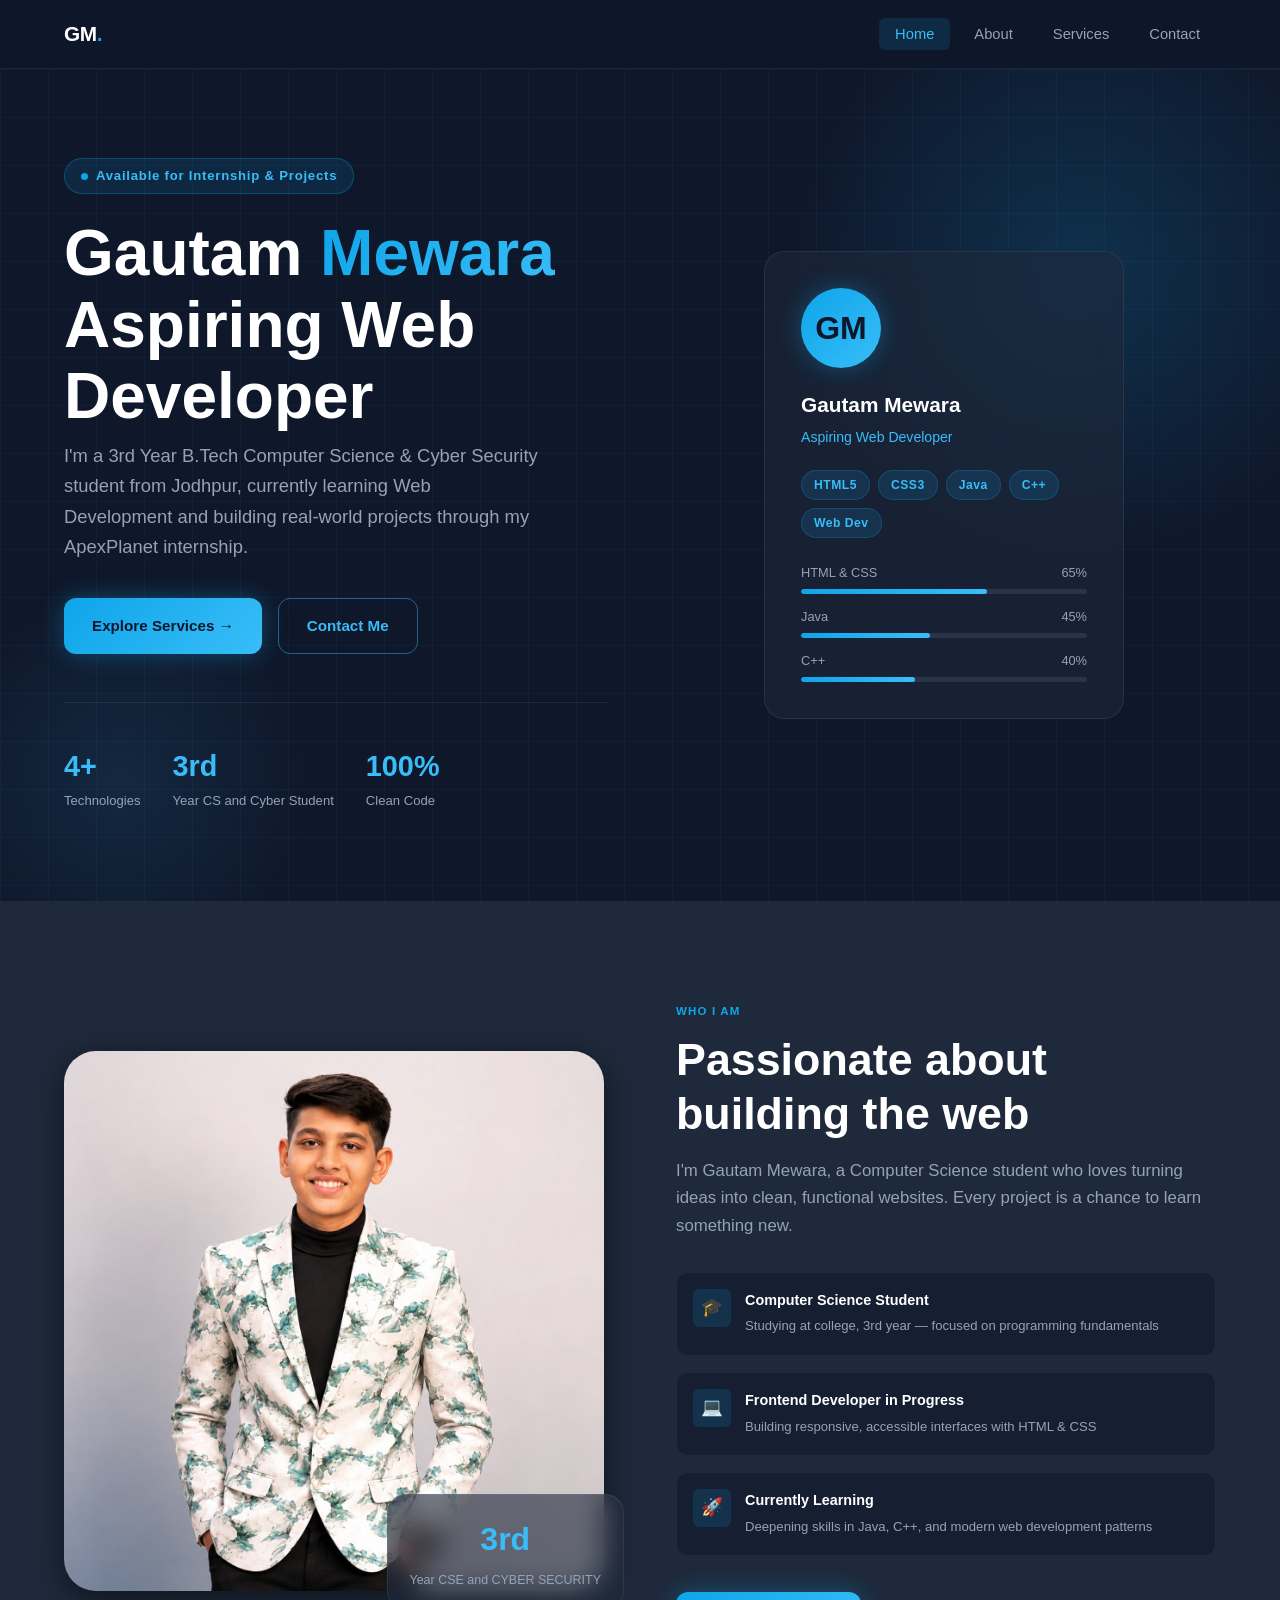
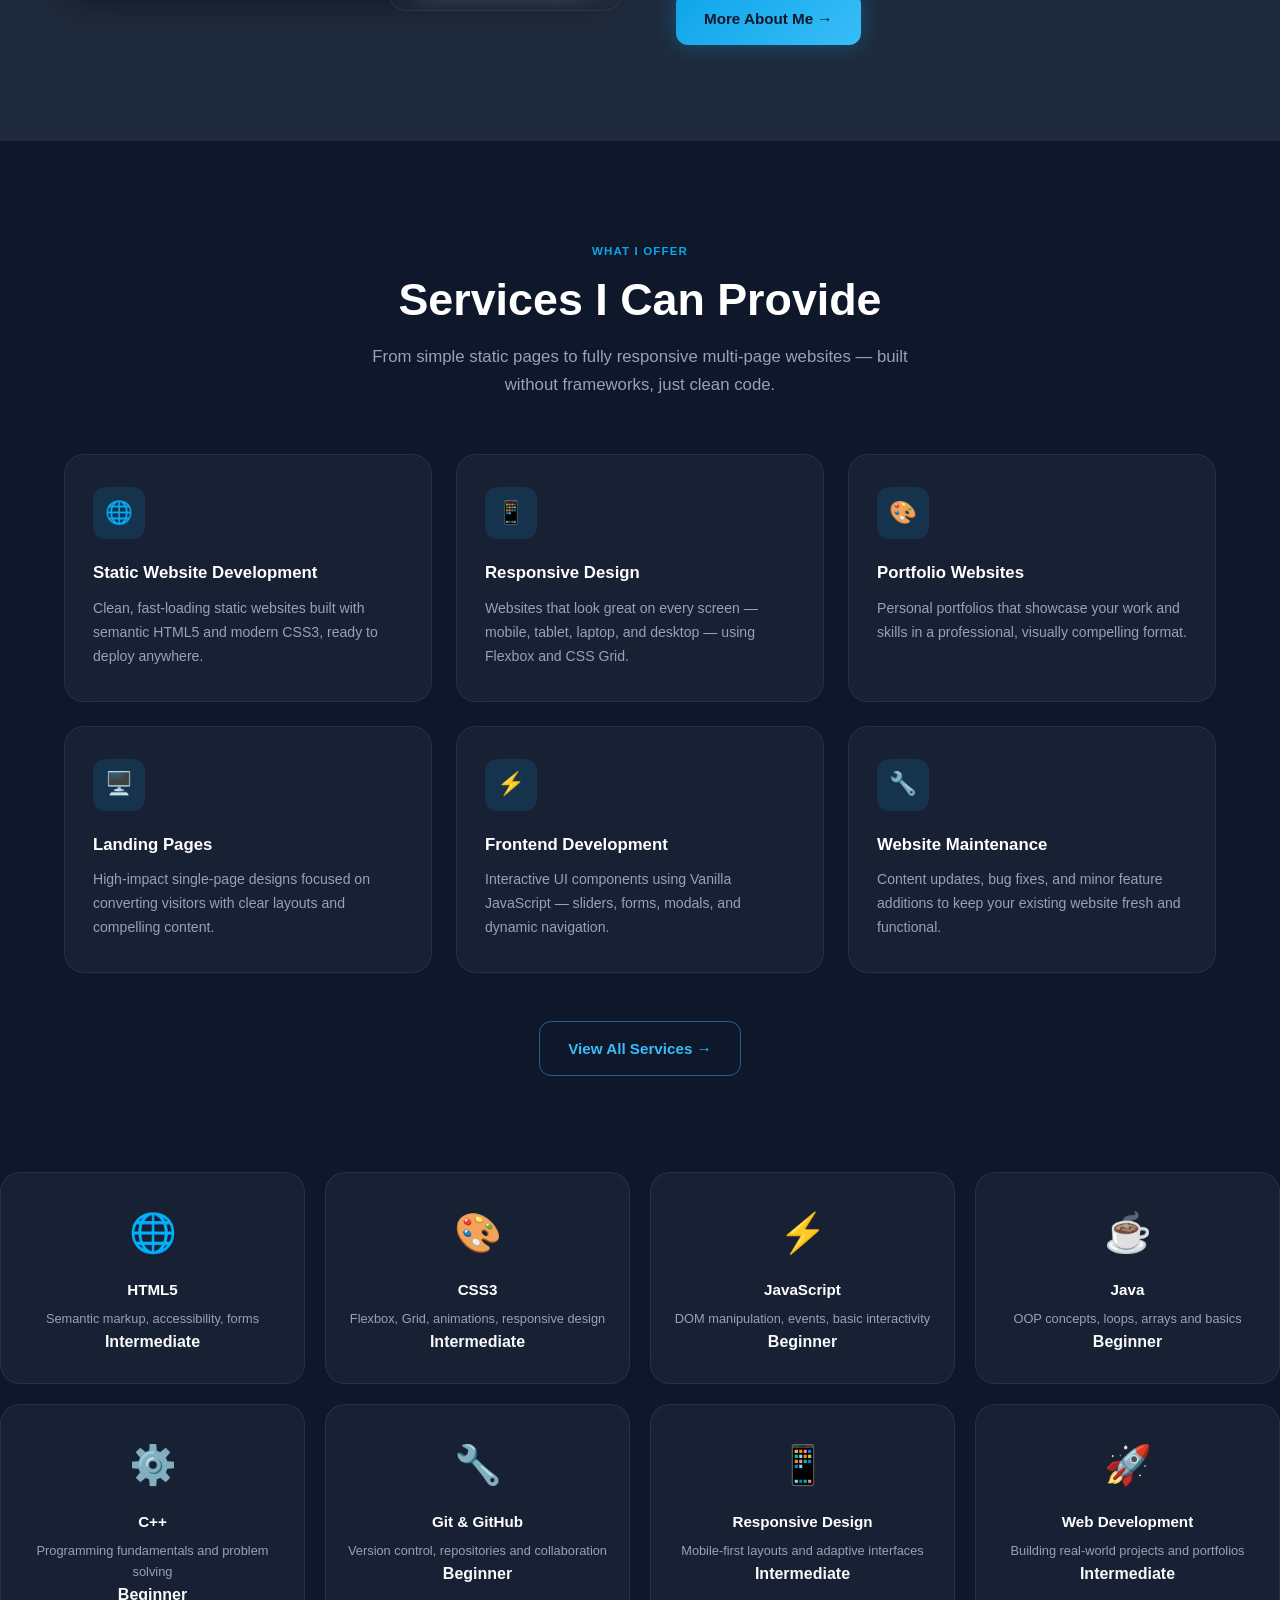
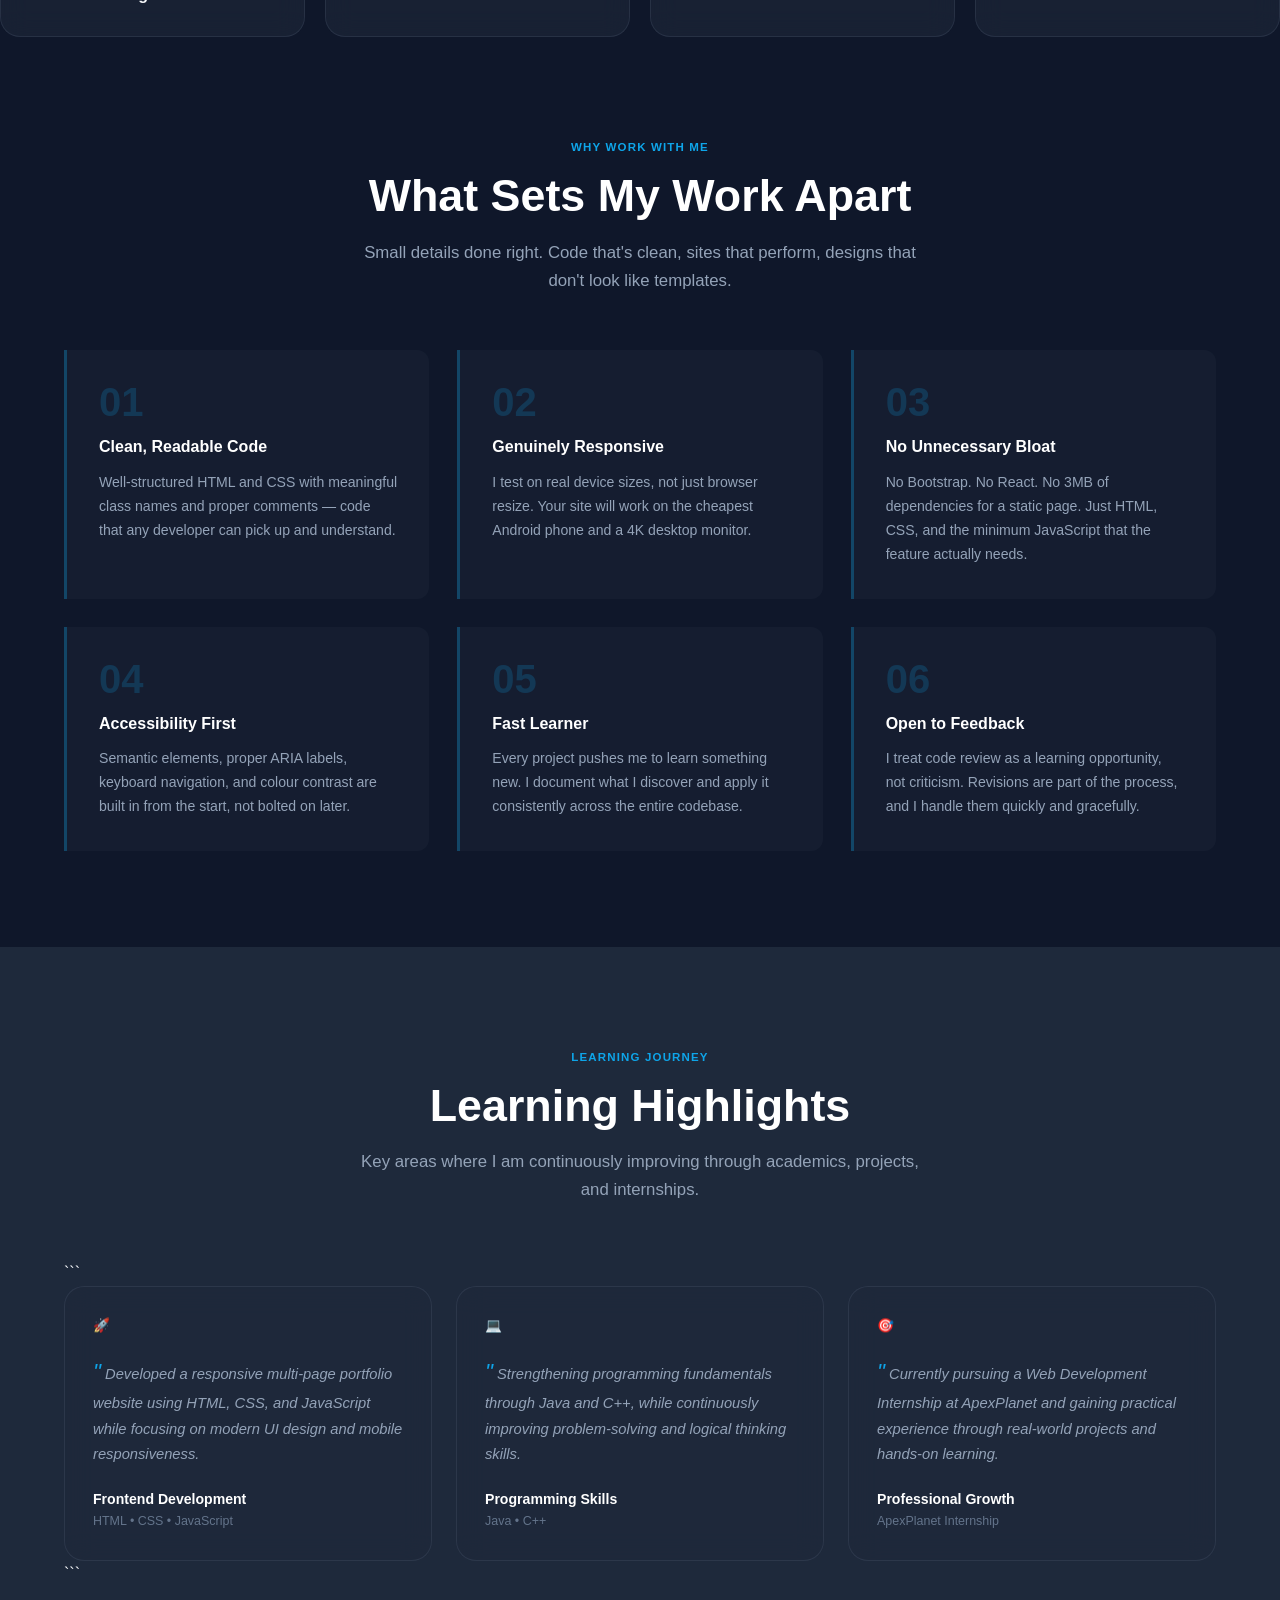
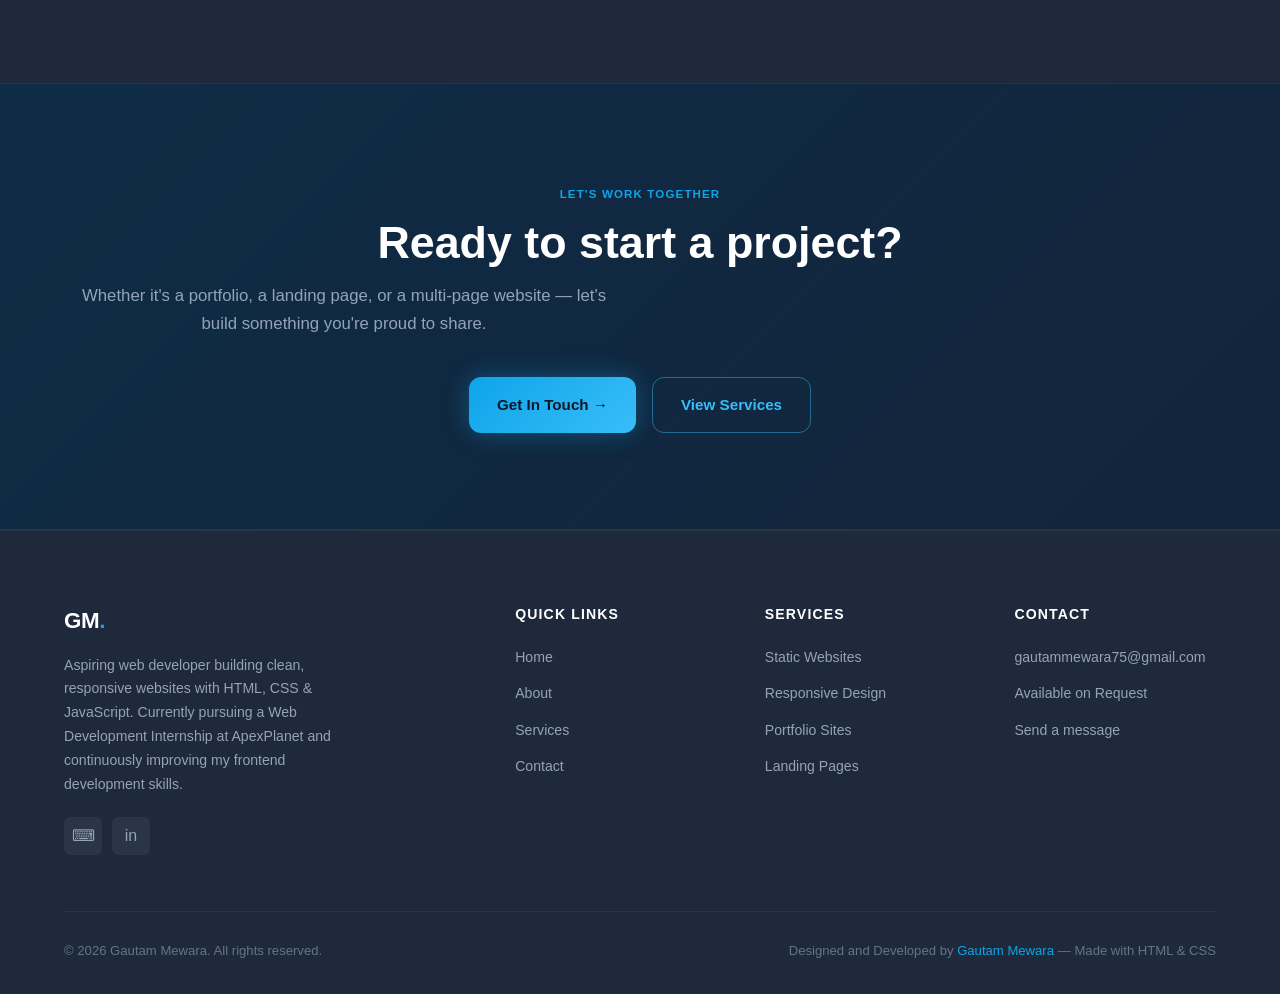
<file: index.html>
<!DOCTYPE html>
<html lang="en">
<head>
  <!-- Created by Gautam Mewara -->
  <meta charset="UTF-8" />
  <meta name="viewport" content="width=device-width, initial-scale=1.0" />
  <meta name="description" content="Gautam Mewara — Aspiring Web Developer. Responsive, modern websites built with HTML, CSS & JavaScript." />
  <title>Gautam Mewara — Aspiring Web Developer</title>
  <link rel="stylesheet" href="css/style.css" />
  <link rel="preconnect" href="https://fonts.googleapis.com" />
  <link rel="preconnect" href="https://fonts.gstatic.com" crossorigin />
</head>
<body>

  <!-- ══ NAVBAR ══════════════════════════════════════════════ -->
  <header>
    <nav class="navbar" role="navigation" aria-label="Main navigation">
      <div class="container nav-inner">
        <a href="index.html" class="nav-logo">GM<span>.</span></a>

        <ul class="nav-links" role="list">
          <li><a href="index.html" class="active" aria-current="page">Home</a></li>
          <li><a href="about.html">About</a></li>
          <li><a href="services.html">Services</a></li>
          <li><a href="contact.html">Contact</a></li>
        </ul>

        <button class="nav-toggle" aria-label="Toggle mobile menu" aria-expanded="false">
          <span></span><span></span><span></span>
        </button>
      </div>
    </nav>
  </header>

  <main>

    <!-- ══ HERO ══════════════════════════════════════════════ -->
    <section class="hero" aria-labelledby="hero-heading">
      <div class="hero-orb-2"></div>
      <div class="container hero-grid">

        <div class="hero-content">
          <div class="hero-eyebrow">Available for Internship &amp; Projects</div>

          <h1 class="hero-title" id="hero-heading">
          Gautam <span class="highlight">Mewara</span><br />
           Aspiring Web Developer
          </h1>
          <p class="hero-subtitle">
           I'm a 3rd Year B.Tech Computer Science & Cyber Security student from Jodhpur, currently learning Web Development and building real-world projects through my ApexPlanet internship.
          </p>

          <div class="hero-actions">
            <a href="services.html" class="btn btn-primary">Explore Services →</a>
            <a href="contact.html" class="btn btn-outline">Contact Me</a>
          </div>

          <div class="hero-stats">
            <div class="stat-item">
              <span class="stat-number">4+</span>
              <span class="stat-label">Technologies</span>
            </div>
            <div class="stat-item">
              <span class="stat-number">3rd</span>
              <span class="stat-label">Year CS and Cyber Student</span>
            </div>
            <div class="stat-item">
              <span class="stat-number">100%</span>
              <span class="stat-label">Clean Code</span>
            </div>
          </div>
        </div>

        <div class="hero-visual" aria-hidden="true">
          <div class="hero-card glass">
            <div class="hero-card-avatar">GM</div>
            <div class="hero-card-name">Gautam Mewara</div>
            <div class="hero-card-role">Aspiring Web Developer</div>

            <div class="hero-card-skills">
              <span class="skill-tag">HTML5</span>
              <span class="skill-tag">CSS3</span>
              <span class="skill-tag">Java</span>
              <span class="skill-tag">C++</span>
              <span class="skill-tag">Web Dev</span>
            </div>

            <div class="hero-card-progress">
              <div class="progress-item">
                <div class="progress-label"><span>HTML &amp; CSS</span><span>65%</span></div>
                <div class="progress-bar"><div class="progress-fill" data-pct="65" style="--pct:65%"></div></div>
              </div>
              <div class="progress-item">
                <div class="progress-label"><span>Java</span><span>45%</span></div>
                <div class="progress-bar"><div class="progress-fill" data-pct="45" style="--pct:45%"></div></div>
              </div>
              <div class="progress-item">
                <div class="progress-label"><span>C++</span><span>40%</span></div>
                <div class="progress-bar"><div class="progress-fill" data-pct="40" style="--pct:40%"></div></div>
              </div>
            </div>
          </div>
        </div>

      </div>
    </section>

    <!-- ══ ABOUT PREVIEW ═════════════════════════════════════ -->
    <section class="section about-preview" aria-labelledby="about-preview-heading">
      <div class="container">
        <div class="about-grid">

          <div class="about-img-wrap">
            <div class="about-img-box">
              <img
                src="images/profile.jpg"
                alt="Gautam Mewara - Aspiring Web Developer"
                loading="lazy"
              />
            </div>
            <div class="about-badge glass">
              <span class="about-badge-num">3rd</span>
              <span class="about-badge-txt">Year CSE and CYBER SECURITY</span>
            </div>
          </div>

          <div class="about-text">
            <p class="tag">Who I Am</p>
            <h2 class="section-title" id="about-preview-heading">
              Passionate about<br />building the web
            </h2>
            <p class="section-subtitle">
              I'm Gautam Mewara, a Computer Science student who loves turning ideas into clean, functional websites. Every project is a chance to learn something new.
            </p>

            <div class="about-highlights">
              <div class="highlight-item">
                <div class="highlight-icon">🎓</div>
                <div class="highlight-text">
                  <strong>Computer Science Student</strong>
                  <span>Studying at college, 3rd year — focused on programming fundamentals</span>
                </div>
              </div>
              <div class="highlight-item">
                <div class="highlight-icon">💻</div>
                <div class="highlight-text">
                  <strong>Frontend Developer in Progress</strong>
                  <span>Building responsive, accessible interfaces with HTML &amp; CSS</span>
                </div>
              </div>
              <div class="highlight-item">
                <div class="highlight-icon">🚀</div>
                <div class="highlight-text">
                  <strong>Currently Learning</strong>
                  <span>Deepening skills in Java, C++, and modern web development patterns</span>
                </div>
              </div>
            </div>

            <a href="about.html" class="btn btn-primary">More About Me →</a>
          </div>

        </div>
      </div>
    </section>

    <!-- ══ SERVICES PREVIEW ══════════════════════════════════ -->
    <section class="section" aria-labelledby="services-preview-heading">
      <div class="container">
        <div class="text-center">
          <p class="tag">What I Offer</p>
          <h2 class="section-title" id="services-preview-heading">Services I Can Provide</h2>
          <p class="section-subtitle">From simple static pages to fully responsive multi-page websites — built without frameworks, just clean code.</p>
        </div>

        <div class="services-grid">
          <article class="service-card glass">
            <div class="service-icon">🌐</div>
            <h3>Static Website Development</h3>
            <p>Clean, fast-loading static websites built with semantic HTML5 and modern CSS3, ready to deploy anywhere.</p>
          </article>
          <article class="service-card glass">
            <div class="service-icon">📱</div>
            <h3>Responsive Design</h3>
            <p>Websites that look great on every screen — mobile, tablet, laptop, and desktop — using Flexbox and CSS Grid.</p>
          </article>
          <article class="service-card glass">
            <div class="service-icon">🎨</div>
            <h3>Portfolio Websites</h3>
            <p>Personal portfolios that showcase your work and skills in a professional, visually compelling format.</p>
          </article>
          <article class="service-card glass">
            <div class="service-icon">🖥️</div>
            <h3>Landing Pages</h3>
            <p>High-impact single-page designs focused on converting visitors with clear layouts and compelling content.</p>
          </article>
          <article class="service-card glass">
            <div class="service-icon">⚡</div>
            <h3>Frontend Development</h3>
            <p>Interactive UI components using Vanilla JavaScript — sliders, forms, modals, and dynamic navigation.</p>
          </article>
          <article class="service-card glass">
            <div class="service-icon">🔧</div>
            <h3>Website Maintenance</h3>
            <p>Content updates, bug fixes, and minor feature additions to keep your existing website fresh and functional.</p>
          </article>
        </div>

        <div class="text-center" style="margin-top:48px;">
          <a href="services.html" class="btn btn-outline">View All Services →</a>
        </div>
      </div>
    </section>

   <!-- ══ SKILLS ════════════════════════════════════════════ -->
<div class="skills-grid">

  <div class="skill-card glass">
    <span class="skill-card-icon">🌐</span>
    <h4>HTML5</h4>
    <p>Semantic markup, accessibility, forms</p>
    <strong>Intermediate</strong>
  </div>

  <div class="skill-card glass">
    <span class="skill-card-icon">🎨</span>
    <h4>CSS3</h4>
    <p>Flexbox, Grid, animations, responsive design</p>
    <strong>Intermediate</strong>
  </div>

  <div class="skill-card glass">
    <span class="skill-card-icon">⚡</span>
    <h4>JavaScript</h4>
    <p>DOM manipulation, events, basic interactivity</p>
    <strong>Beginner</strong>
  </div>

  <div class="skill-card glass">
    <span class="skill-card-icon">☕</span>
    <h4>Java</h4>
    <p>OOP concepts, loops, arrays and basics</p>
    <strong>Beginner</strong>
  </div>

  <div class="skill-card glass">
    <span class="skill-card-icon">⚙️</span>
    <h4>C++</h4>
    <p>Programming fundamentals and problem solving</p>
    <strong>Beginner</strong>
  </div>

  <div class="skill-card glass">
    <span class="skill-card-icon">🔧</span>
    <h4>Git & GitHub</h4>
    <p>Version control, repositories and collaboration</p>
    <strong>Beginner</strong>
  </div>

  <div class="skill-card glass">
    <span class="skill-card-icon">📱</span>
    <h4>Responsive Design</h4>
    <p>Mobile-first layouts and adaptive interfaces</p>
    <strong>Intermediate</strong>
  </div>

  <div class="skill-card glass">
    <span class="skill-card-icon">🚀</span>
    <h4>Web Development</h4>
    <p>Building real-world projects and portfolios</p>
    <strong>Intermediate</strong>
  </div>

</div>

    <!-- ══ WHY CHOOSE ME ══════════════════════════════════════ -->
    <section class="section" aria-labelledby="why-heading">
      <div class="container">
        <div class="text-center">
          <p class="tag">Why Work With Me</p>
          <h2 class="section-title" id="why-heading">What Sets My Work Apart</h2>
          <p class="section-subtitle">Small details done right. Code that's clean, sites that perform, designs that don't look like templates.</p>
        </div>

        <div class="why-grid">
          <div class="why-card">
            <div class="why-number">01</div>
            <h3>Clean, Readable Code</h3>
            <p>Well-structured HTML and CSS with meaningful class names and proper comments — code that any developer can pick up and understand.</p>
          </div>
          <div class="why-card">
            <div class="why-number">02</div>
            <h3>Genuinely Responsive</h3>
            <p>I test on real device sizes, not just browser resize. Your site will work on the cheapest Android phone and a 4K desktop monitor.</p>
          </div>
          <div class="why-card">
            <div class="why-number">03</div>
            <h3>No Unnecessary Bloat</h3>
            <p>No Bootstrap. No React. No 3MB of dependencies for a static page. Just HTML, CSS, and the minimum JavaScript that the feature actually needs.</p>
          </div>
          <div class="why-card">
            <div class="why-number">04</div>
            <h3>Accessibility First</h3>
            <p>Semantic elements, proper ARIA labels, keyboard navigation, and colour contrast are built in from the start, not bolted on later.</p>
          </div>
          <div class="why-card">
            <div class="why-number">05</div>
            <h3>Fast Learner</h3>
            <p>Every project pushes me to learn something new. I document what I discover and apply it consistently across the entire codebase.</p>
          </div>
          <div class="why-card">
            <div class="why-number">06</div>
            <h3>Open to Feedback</h3>
            <p>I treat code review as a learning opportunity, not criticism. Revisions are part of the process, and I handle them quickly and gracefully.</p>
          </div>
        </div>
      </div>
    </section>

    <!-- ══ TESTIMONIALS ══════════════════════════════════════ -->
    <!-- ══ LEARNING HIGHLIGHTS ════════════════════════════════ -->

<section class="section testimonials" aria-labelledby="testimonials-heading">
  <div class="container">
    <div class="text-center">
      <p class="tag">Learning Journey</p>
      <h2 class="section-title" id="testimonials-heading">Learning Highlights</h2>
      <p class="section-subtitle">
        Key areas where I am continuously improving through academics, projects, and internships.
      </p>
    </div>

```
<div class="testimonial-grid">

  <article class="testimonial-card glass">
    <div class="stars">🚀</div>
    <p class="testimonial-quote">
      Developed a responsive multi-page portfolio website using HTML, CSS, and JavaScript while focusing on modern UI design and mobile responsiveness.
    </p>
    <div class="testimonial-author">
      <div>
        <div class="testimonial-name">Frontend Development</div>
        <div class="testimonial-role">HTML • CSS • JavaScript</div>
      </div>
    </div>
  </article>

  <article class="testimonial-card glass">
    <div class="stars">💻</div>
    <p class="testimonial-quote">
      Strengthening programming fundamentals through Java and C++, while continuously improving problem-solving and logical thinking skills.
    </p>
    <div class="testimonial-author">
      <div>
        <div class="testimonial-name">Programming Skills</div>
        <div class="testimonial-role">Java • C++</div>
      </div>
    </div>
  </article>

  <article class="testimonial-card glass">
    <div class="stars">🎯</div>
    <p class="testimonial-quote">
      Currently pursuing a Web Development Internship at ApexPlanet and gaining practical experience through real-world projects and hands-on learning.
    </p>
    <div class="testimonial-author">
      <div>
        <div class="testimonial-name">Professional Growth</div>
        <div class="testimonial-role">ApexPlanet Internship</div>
      </div>
    </div>
  </article>

</div>
```

  </div>
</section>

    <!-- ══ CALL TO ACTION ════════════════════════════════════ -->
    <section class="cta-section" aria-labelledby="cta-heading">
      <div class="container">
        <p class="tag">Let's Work Together</p>
        <h2 class="section-title" id="cta-heading">Ready to start a project?</h2>
        <p class="section-subtitle">
          Whether it's a portfolio, a landing page, or a multi-page website — let's build something you're proud to share.
        </p>
        <div class="cta-actions">
          <a href="contact.html" class="btn btn-primary">Get In Touch →</a>
          <a href="services.html" class="btn btn-outline">View Services</a>
        </div>
      </div>
    </section>

  </main>

  <!-- ══ FOOTER ════════════════════════════════════════════ -->
  <footer class="footer" role="contentinfo">
    <div class="container">
      <div class="footer-grid">
        <div class="footer-brand">
          <a href="index.html" class="nav-logo">GM<span>.</span></a>
          <p>Aspiring web developer building clean, responsive websites with HTML, CSS &amp; JavaScript. Currently pursuing a Web Development Internship at ApexPlanet and continuously improving my frontend development skills.</p>
          <div class="footer-social">
            <a href="https://github.com/gautammewara75" target="_blank" rel="noopener noreferrer" class="social-link" aria-label="GitHub">⌨</a>
            <a href="https://www.linkedin.com/in/gautammewara75" target="_blank" rel="noopener noreferrer" class="social-link" aria-label="LinkedIn">in</a>
          </div>
        </div>

        <div class="footer-col">
          <h4>Quick Links</h4>
          <ul>
            <li><a href="index.html">Home</a></li>
            <li><a href="about.html">About</a></li>
            <li><a href="services.html">Services</a></li>
            <li><a href="contact.html">Contact</a></li>
          </ul>
        </div>

        <div class="footer-col">
          <h4>Services</h4>
          <ul>
            <li><a href="services.html">Static Websites</a></li>
            <li><a href="services.html">Responsive Design</a></li>
            <li><a href="services.html">Portfolio Sites</a></li>
            <li><a href="services.html">Landing Pages</a></li>
          </ul>
        </div>

        <div class="footer-col">
          <h4>Contact</h4>
          <ul>
            <li><a href="mailto:gautammewara75@gmail.com">gautammewara75@gmail.com</a></li>
            <li><a href="tel:Available on Request">Available on Request</a></li>
            <li><a href="contact.html">Send a message</a></li>
          </ul>
        </div>
      </div>

      <div class="footer-bottom">
        <p>© 2026 Gautam Mewara. All rights reserved.</p>
        <p>Designed and Developed by <a href="about.html">Gautam Mewara</a> — Made with HTML &amp; CSS</p>
      </div>
    </div>
  </footer>

  <script src="js/script.js"></script>
</body>
</html>
</file>
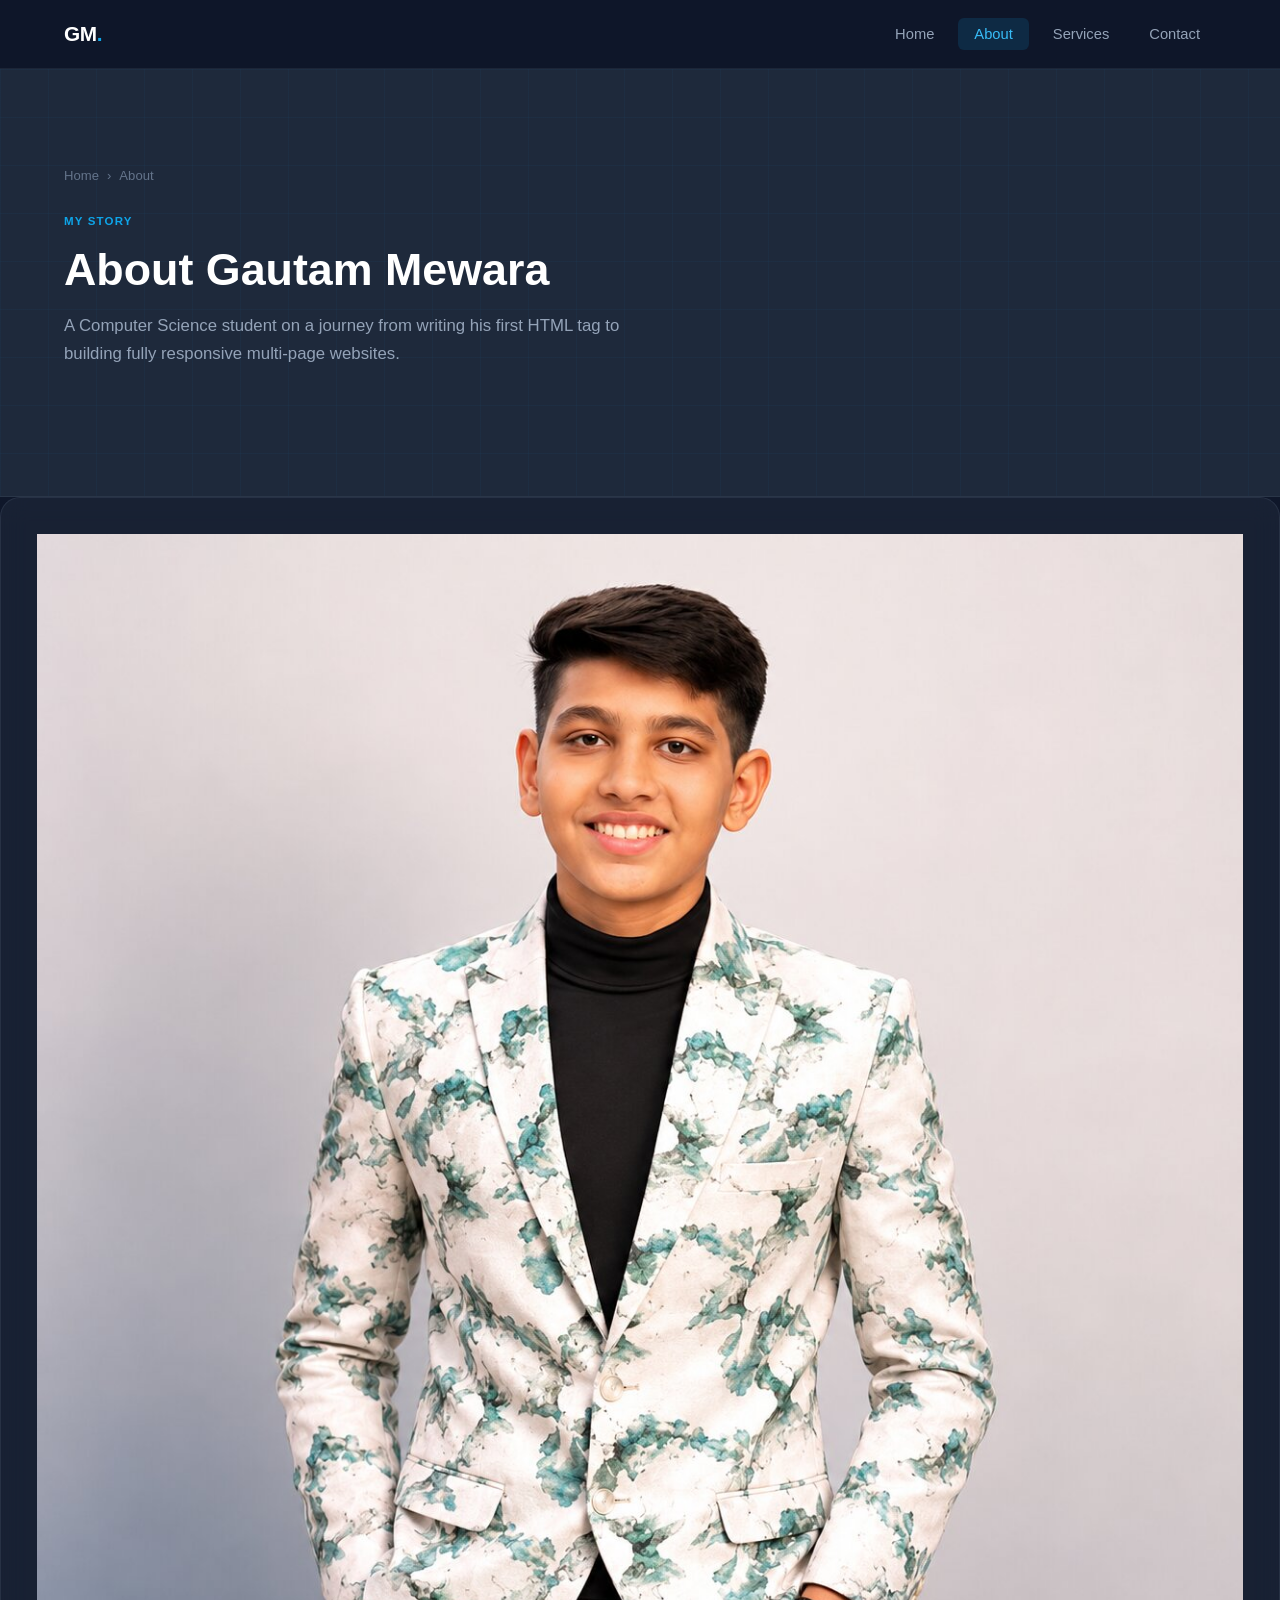
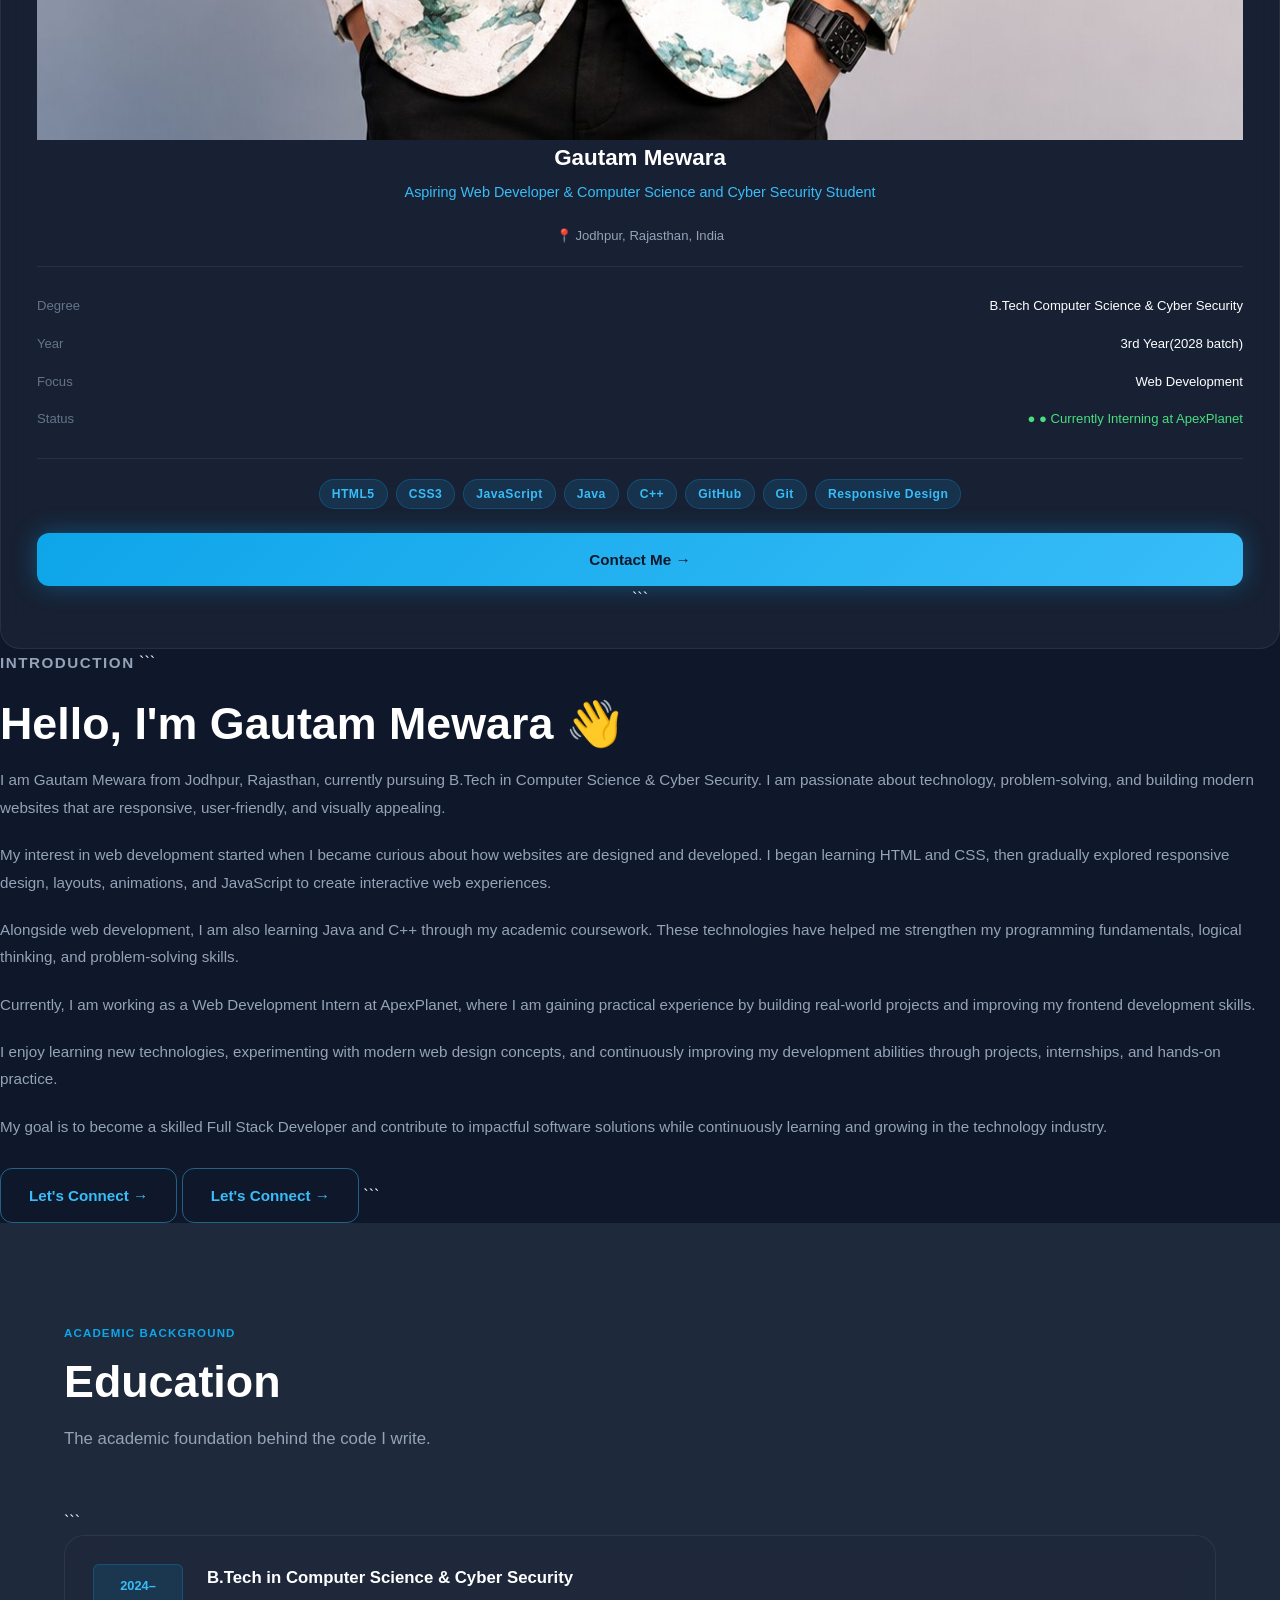
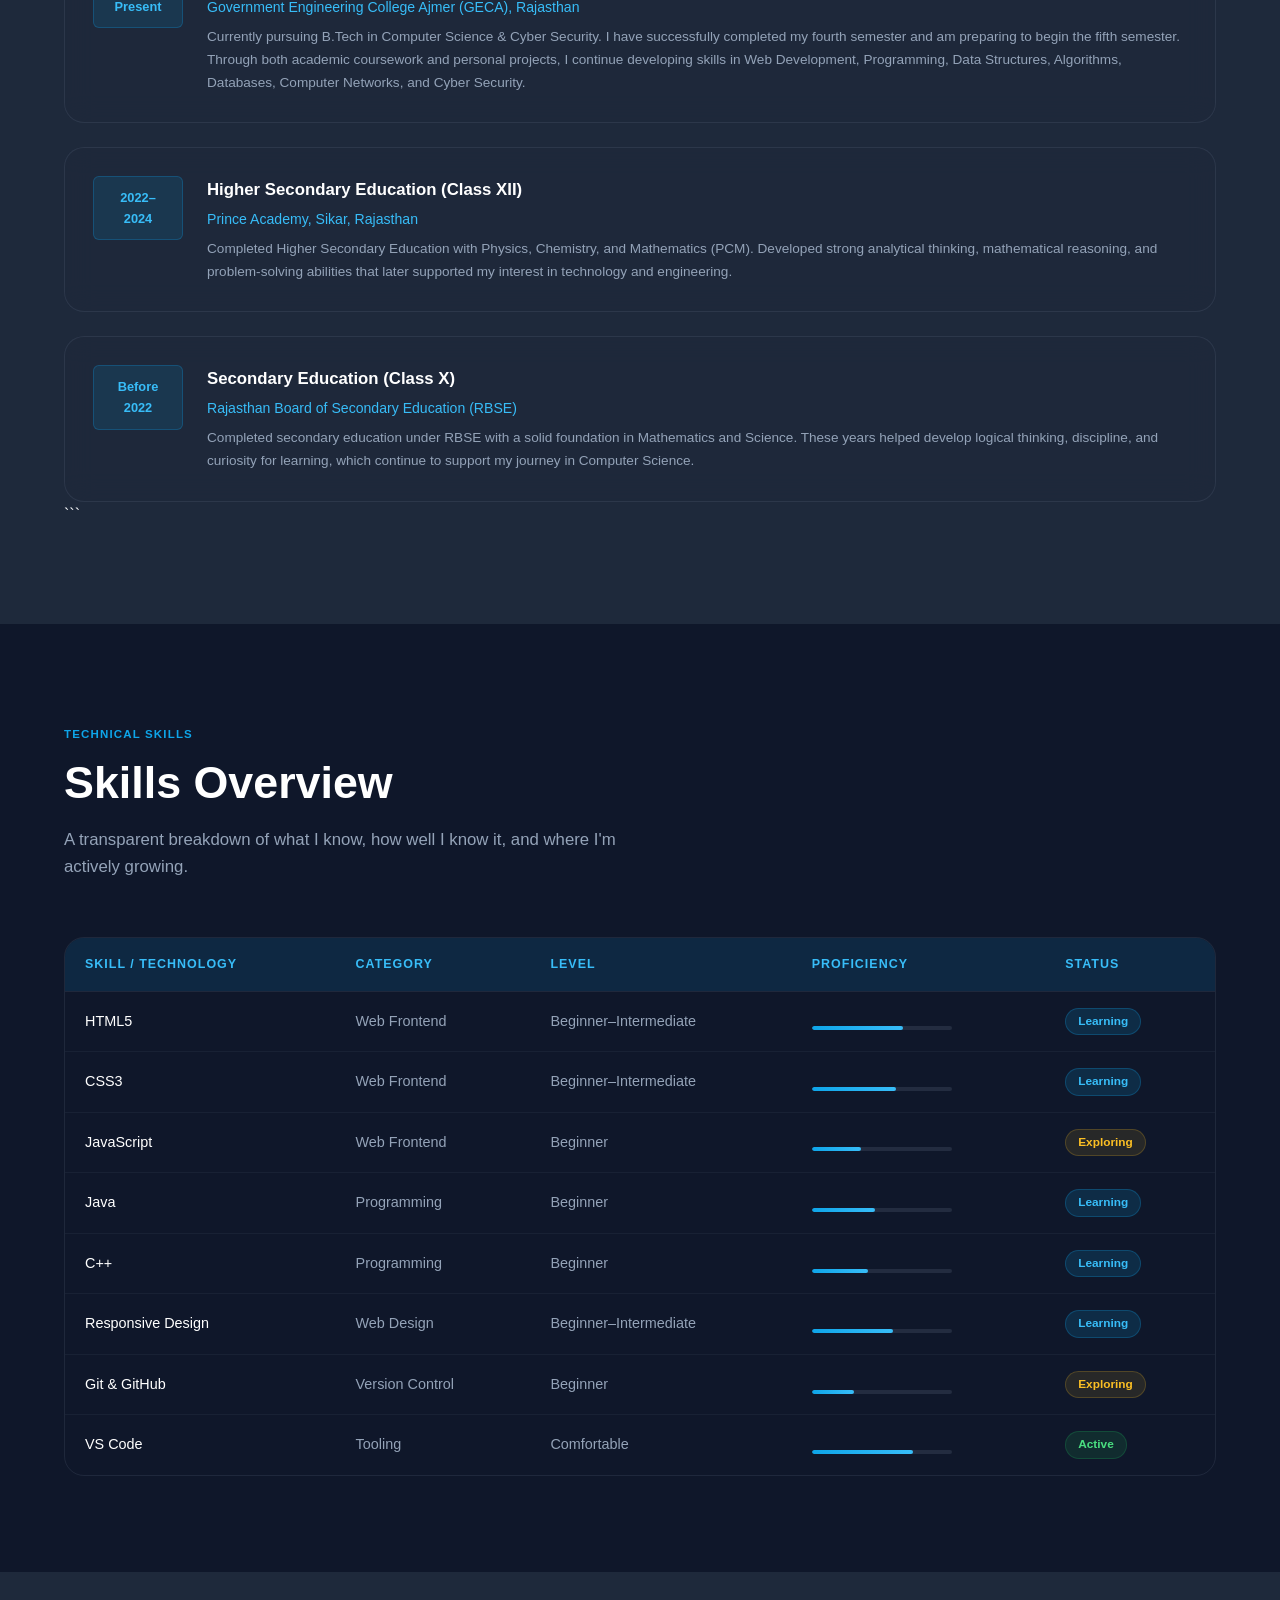
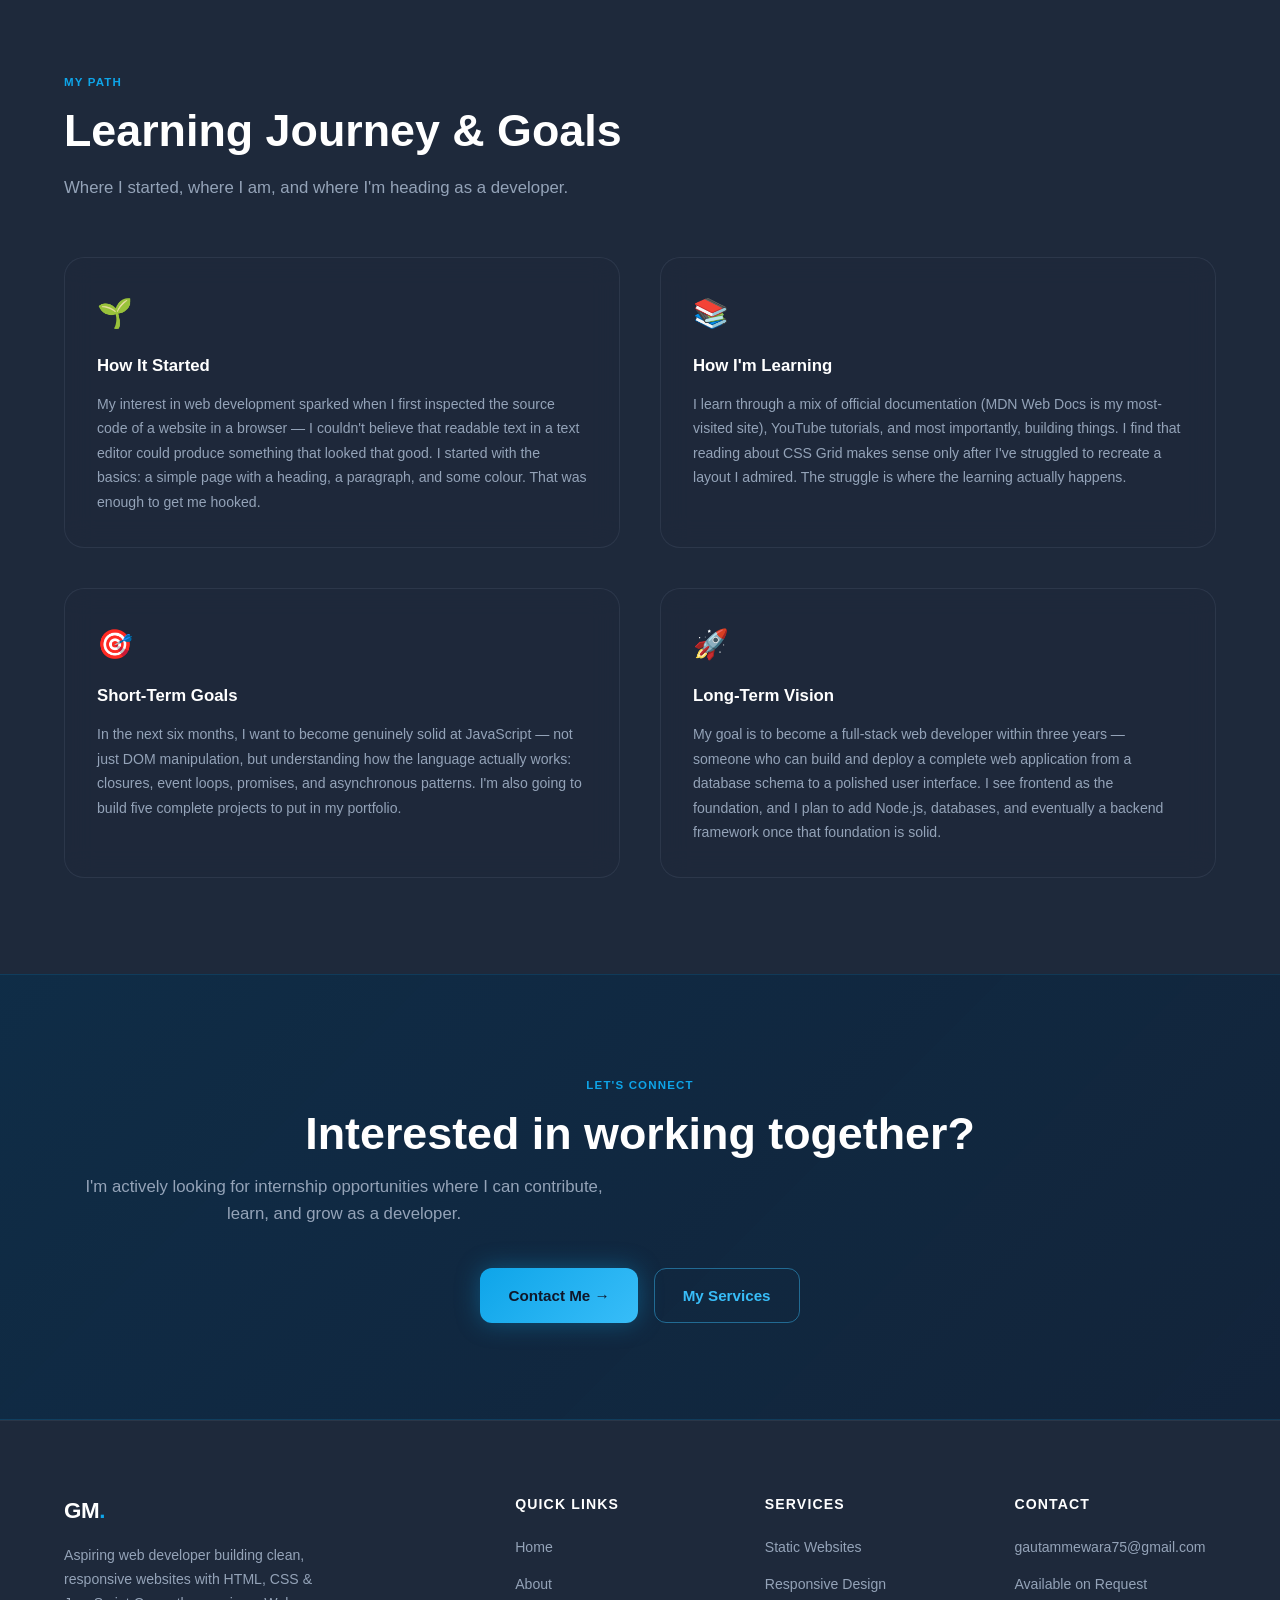
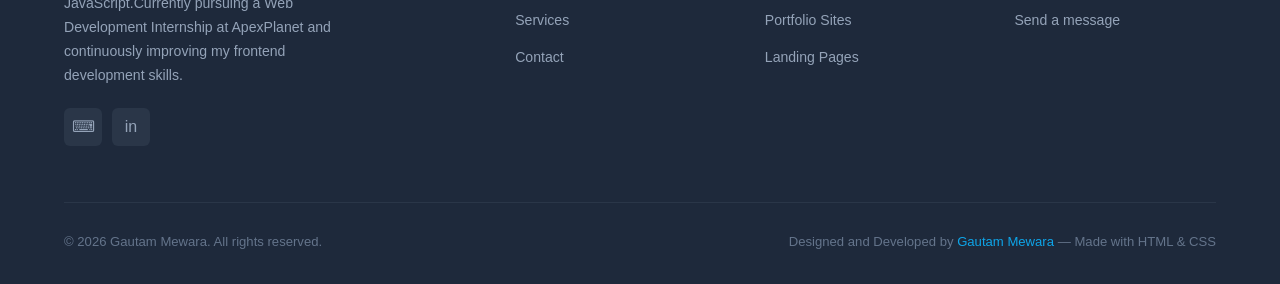
<file: about.html>
<!DOCTYPE html>
<html lang="en">
<head>
  <!-- Created by Gautam Mewara -->
  <meta charset="UTF-8" />
  <meta name="viewport" content="width=device-width, initial-scale=1.0" />
  <meta name="description" content="About Gautam Mewara — Computer Science and Cyber Security student, aspiring web developer, learning HTML, CSS, Java and C++." />
  <title>About — Gautam Mewara</title>
  <link rel="stylesheet" href="css/style.css" />
  <link rel="preconnect" href="https://fonts.googleapis.com" />
  <link rel="preconnect" href="https://fonts.gstatic.com" crossorigin />
</head>
<body>

  <!-- ══ NAVBAR ══════════════════════════════════════════════ -->
  <header>
    <nav class="navbar" role="navigation" aria-label="Main navigation">
      <div class="container nav-inner">
        <a href="index.html" class="nav-logo">GM<span>.</span></a>
        <ul class="nav-links" role="list">
          <li><a href="index.html">Home</a></li>
          <li><a href="about.html" class="active" aria-current="page">About</a></li>
          <li><a href="services.html">Services</a></li>
          <li><a href="contact.html">Contact</a></li>
        </ul>
        <button class="nav-toggle" aria-label="Toggle mobile menu" aria-expanded="false">
          <span></span><span></span><span></span>
        </button>
      </div>
    </nav>
  </header>

  <main>

    <!-- ══ PAGE HERO ══════════════════════════════════════════ -->
    <section class="page-hero" aria-labelledby="page-heading">
      <div class="container">
        <nav class="breadcrumb" aria-label="Breadcrumb">
          <a href="index.html">Home</a>
          <span aria-hidden="true">›</span>
          <span aria-current="page">About</span>
        </nav>
        <p class="tag">My Story</p>
        <h1 class="section-title" id="page-heading">About Gautam Mewara</h1>
        <p class="section-subtitle">A Computer Science student on a journey from writing his first HTML tag to building fully responsive multi-page websites.</p>
      </div>
    </section>

    <!-- ══ INTRODUCTION ════════════════════════════════════════ -->
   <div class="about-profile-card glass">
    <img src="images/profile.jpg"
         alt="Gautam Mewara"
         class="profile-avatar-image">

    <div class="profile-name">Gautam Mewara</div>
    <div class="profile-role">Aspiring Web Developer & Computer Science and Cyber Security Student</div>
    <div class="profile-location">📍 Jodhpur, Rajasthan, India</div>

<hr class="profile-divider" />

<div class="profile-info-row">
    <span>Degree</span>
    <span>B.Tech Computer Science & Cyber Security</span>
</div>

<div class="profile-info-row">
    <span>Year</span>
    <span>3rd Year(2028 batch)</span>
</div>

<div class="profile-info-row">
    <span>Focus</span>
    <span>Web Development</span>
</div>

<div class="profile-info-row">
    <span>Status</span>
    <span style="color:#4ade80;">● ● Currently Interning at ApexPlanet</span>
</div>

<hr class="profile-divider" />

<div style="display:flex; flex-wrap:wrap; gap:8px; justify-content:center; margin-top:4px;">
    <span class="skill-tag">HTML5</span>
    <span class="skill-tag">CSS3</span>
    <span class="skill-tag">JavaScript</span>
    <span class="skill-tag">Java</span>
    <span class="skill-tag">C++</span>
    <span class="skill-tag">GitHub</span>
    <span class="skill-tag">Git</span>
    <span class="skill-tag">Responsive Design</span>
</div>

<a href="contact.html" class="btn btn-primary"
   style="width:100%; justify-content:center; margin-top:24px;">
   Contact Me →
</a>
```

</div>

<div class="about-text-content">
    <p class="tag">Introduction</p>

```
<h2 class="section-title" id="intro-heading">
    Hello, I'm Gautam Mewara 👋
</h2>

<p>
    I am Gautam Mewara from Jodhpur, Rajasthan, currently pursuing B.Tech in Computer Science & Cyber Security. I am passionate about technology, problem-solving, and building modern websites that are responsive, user-friendly, and visually appealing.
</p>

<p>
    My interest in web development started when I became curious about how websites are designed and developed. I began learning HTML and CSS, then gradually explored responsive design, layouts, animations, and JavaScript to create interactive web experiences.
</p>

<p>
    Alongside web development, I am also learning Java and C++ through my academic coursework. These technologies have helped me strengthen my programming fundamentals, logical thinking, and problem-solving skills.
</p>

<p>
    Currently, I am working as a Web Development Intern at ApexPlanet, where I am gaining practical experience by building real-world projects and improving my frontend development skills.
</p>

<p>
    I enjoy learning new technologies, experimenting with modern web design concepts, and continuously improving my development abilities through projects, internships, and hands-on practice.
</p>

<p>
    My goal is to become a skilled Full Stack Developer and contribute to impactful software solutions while continuously learning and growing in the technology industry.
</p>

<a href="contact.html" class="btn btn-outline" style="margin-top:8px;">
    Let's Connect →
</a>

<a href="contact.html" class="btn btn-outline" style="margin-top:8px;">
    Let's Connect →
</a>
```

</div>


    <!-- ══ EDUCATION ════════════════════════════════════════ -->
    <section class="section education-section" aria-labelledby="edu-heading">
  <div class="container">
    <p class="tag">Academic Background</p>
    <h2 class="section-title" id="edu-heading">Education</h2>
    <p class="section-subtitle">The academic foundation behind the code I write.</p>

```
<div class="education-list">

  <article class="education-item glass">
    <div class="edu-year">2024–<br/>Present</div>
    <div class="edu-content">
      <h3>B.Tech in Computer Science & Cyber Security</h3>
      <div class="edu-school">Government Engineering College Ajmer (GECA), Rajasthan</div>
      <p class="edu-desc">
        Currently pursuing B.Tech in Computer Science & Cyber Security. I have successfully completed my fourth semester and am preparing to begin the fifth semester. Through both academic coursework and personal projects, I continue developing skills in Web Development, Programming, Data Structures, Algorithms, Databases, Computer Networks, and Cyber Security.
      </p>
    </div>
  </article>

  <article class="education-item glass">
    <div class="edu-year">2022–<br/>2024</div>
    <div class="edu-content">
      <h3>Higher Secondary Education (Class XII)</h3>
      <div class="edu-school">Prince Academy, Sikar, Rajasthan</div>
      <p class="edu-desc">
        Completed Higher Secondary Education with Physics, Chemistry, and Mathematics (PCM). Developed strong analytical thinking, mathematical reasoning, and problem-solving abilities that later supported my interest in technology and engineering.
      </p>
    </div>
  </article>

  <article class="education-item glass">
    <div class="edu-year">Before<br/>2022</div>
    <div class="edu-content">
      <h3>Secondary Education (Class X)</h3>
      <div class="edu-school">Rajasthan Board of Secondary Education (RBSE)</div>
      <p class="edu-desc">
        Completed secondary education under RBSE with a solid foundation in Mathematics and Science. These years helped develop logical thinking, discipline, and curiosity for learning, which continue to support my journey in Computer Science.
      </p>
    </div>
  </article>

</div>
```

  </div>
</section>


    <!-- ══ SKILLS TABLE ═════════════════════════════════════ -->
    <section class="section skills-table-section" aria-labelledby="skills-table-heading">
      <div class="container">
        <p class="tag">Technical Skills</p>
        <h2 class="section-title" id="skills-table-heading">Skills Overview</h2>
        <p class="section-subtitle">A transparent breakdown of what I know, how well I know it, and where I'm actively growing.</p>

        <div class="skills-table-wrap">
          <table class="skills-table" role="table" aria-label="Technical skills table">
            <thead>
              <tr>
                <th scope="col">Skill / Technology</th>
                <th scope="col">Category</th>
                <th scope="col">Level</th>
                <th scope="col">Proficiency</th>
                <th scope="col">Status</th>
              </tr>
            </thead>
            <tbody>
              <tr>
                <td>HTML5</td>
                <td>Web Frontend</td>
                <td>Beginner–Intermediate</td>
                <td>
                  <div class="skill-level-bar" style="width:140px;">
                    <div class="skill-level-fill" data-pct="65" style="width:65%"></div>
                  </div>
                </td>
                <td><span class="badge badge-sky">Learning</span></td>
              </tr>
              <tr>
                <td>CSS3</td>
                <td>Web Frontend</td>
                <td>Beginner–Intermediate</td>
                <td>
                  <div class="skill-level-bar" style="width:140px;">
                    <div class="skill-level-fill" data-pct="60" style="width:60%"></div>
                  </div>
                </td>
                <td><span class="badge badge-sky">Learning</span></td>
              </tr>
              <tr>
                <td>JavaScript</td>
                <td>Web Frontend</td>
                <td>Beginner</td>
                <td>
                  <div class="skill-level-bar" style="width:140px;">
                    <div class="skill-level-fill" data-pct="35" style="width:35%"></div>
                  </div>
                </td>
                <td><span class="badge badge-yellow">Exploring</span></td>
              </tr>
              <tr>
                <td>Java</td>
                <td>Programming</td>
                <td>Beginner</td>
                <td>
                  <div class="skill-level-bar" style="width:140px;">
                    <div class="skill-level-fill" data-pct="45" style="width:45%"></div>
                  </div>
                </td>
                <td><span class="badge badge-sky">Learning</span></td>
              </tr>
              <tr>
                <td>C++</td>
                <td>Programming</td>
                <td>Beginner</td>
                <td>
                  <div class="skill-level-bar" style="width:140px;">
                    <div class="skill-level-fill" data-pct="40" style="width:40%"></div>
                  </div>
                </td>
                <td><span class="badge badge-sky">Learning</span></td>
              </tr>
              <tr>
                <td>Responsive Design</td>
                <td>Web Design</td>
                <td>Beginner–Intermediate</td>
                <td>
                  <div class="skill-level-bar" style="width:140px;">
                    <div class="skill-level-fill" data-pct="58" style="width:58%"></div>
                  </div>
                </td>
                <td><span class="badge badge-sky">Learning</span></td>
              </tr>
              <tr>
                <td>Git &amp; GitHub</td>
                <td>Version Control</td>
                <td>Beginner</td>
                <td>
                  <div class="skill-level-bar" style="width:140px;">
                    <div class="skill-level-fill" data-pct="30" style="width:30%"></div>
                  </div>
                </td>
                <td><span class="badge badge-yellow">Exploring</span></td>
              </tr>
              <tr>
                <td>VS Code</td>
                <td>Tooling</td>
                <td>Comfortable</td>
                <td>
                  <div class="skill-level-bar" style="width:140px;">
                    <div class="skill-level-fill" data-pct="72" style="width:72%"></div>
                  </div>
                </td>
                <td><span class="badge badge-green">Active</span></td>
              </tr>
            </tbody>
          </table>
        </div>
      </div>
    </section>

    <!-- ══ LEARNING JOURNEY ═════════════════════════════════ -->
    <section class="section journey-section" aria-labelledby="journey-heading">
      <div class="container">
        <p class="tag">My Path</p>
        <h2 class="section-title" id="journey-heading">Learning Journey &amp; Goals</h2>
        <p class="section-subtitle">Where I started, where I am, and where I'm heading as a developer.</p>

        <div class="journey-grid">
          <div class="journey-card glass">
            <span class="journey-icon">🌱</span>
            <h3>How It Started</h3>
            <p>
              My interest in web development sparked when I first inspected the source code of a website in a browser — I couldn't believe that readable text in a text editor could produce something that looked that good. I started with the basics: a simple page with a heading, a paragraph, and some colour. That was enough to get me hooked.
            </p>
          </div>

          <div class="journey-card glass">
            <span class="journey-icon">📚</span>
            <h3>How I'm Learning</h3>
            <p>
              I learn through a mix of official documentation (MDN Web Docs is my most-visited site), YouTube tutorials, and most importantly, building things. I find that reading about CSS Grid makes sense only after I've struggled to recreate a layout I admired. The struggle is where the learning actually happens.
            </p>
          </div>

          <div class="journey-card glass">
            <span class="journey-icon">🎯</span>
            <h3>Short-Term Goals</h3>
            <p>
              In the next six months, I want to become genuinely solid at JavaScript — not just DOM manipulation, but understanding how the language actually works: closures, event loops, promises, and asynchronous patterns. I'm also going to build five complete projects to put in my portfolio.
            </p>
          </div>

          <div class="journey-card glass">
            <span class="journey-icon">🚀</span>
            <h3>Long-Term Vision</h3>
            <p>
              My goal is to become a full-stack web developer within three years — someone who can build and deploy a complete web application from a database schema to a polished user interface. I see frontend as the foundation, and I plan to add Node.js, databases, and eventually a backend framework once that foundation is solid.
            </p>
          </div>
        </div>
      </div>
    </section>

    <!-- ══ CTA ════════════════════════════════════════════ -->
    <section class="cta-section" aria-labelledby="about-cta-heading">
      <div class="container">
        <p class="tag">Let's Connect</p>
        <h2 class="section-title" id="about-cta-heading">Interested in working together?</h2>
        <p class="section-subtitle">
          I'm actively looking for internship opportunities where I can contribute, learn, and grow as a developer.
        </p>
        <div class="cta-actions">
          <a href="contact.html" class="btn btn-primary">Contact Me →</a>
          <a href="services.html" class="btn btn-outline">My Services</a>
        </div>
      </div>
    </section>

  </main>

  <!-- ══ FOOTER ════════════════════════════════════════════ -->
  <footer class="footer" role="contentinfo">
    <div class="container">
      <div class="footer-grid">
        <div class="footer-brand">
          <a href="index.html" class="nav-logo">GM<span>.</span></a>
          <p>Aspiring web developer building clean, responsive websites with HTML, CSS &amp; JavaScript.Currently pursuing a Web Development Internship at ApexPlanet and continuously improving my frontend development skills.</p>
          <div class="footer-social">
            <a href="https://github.com/gautammewara75" target="_blank" rel="noopener noreferrer" class="social-link" aria-label="GitHub">⌨</a>
            <a href="https://www.linkedin.com/in/gautammewara75" target="_blank" rel="noopener noreferrer" class="social-link" aria-label="LinkedIn">in</a>
          </div>
        </div>
        <div class="footer-col">
          <h4>Quick Links</h4>
          <ul>
            <li><a href="index.html">Home</a></li>
            <li><a href="about.html">About</a></li>
            <li><a href="services.html">Services</a></li>
            <li><a href="contact.html">Contact</a></li>
          </ul>
        </div>
        <div class="footer-col">
          <h4>Services</h4>
          <ul>
            <li><a href="services.html">Static Websites</a></li>
            <li><a href="services.html">Responsive Design</a></li>
            <li><a href="services.html">Portfolio Sites</a></li>
            <li><a href="services.html">Landing Pages</a></li>
          </ul>
        </div>
        <div class="footer-col">
          <h4>Contact</h4>
          <ul>
            <li><a href="mailto:gautammewara75@gmail.com">gautammewara75@gmail.com</a></li>
            <li><a href="tel:Available on Request">Available on Request</a></li>
            <li><a href="contact.html">Send a message</a></li>
          </ul>
        </div>
      </div>
      <div class="footer-bottom">
        <p>© 2026 Gautam Mewara. All rights reserved.</p>
        <p>Designed and Developed by <a href="about.html">Gautam Mewara</a> — Made with HTML &amp; CSS</p>
      </div>
    </div>
  </footer>

  <script src="js/script.js"></script>
</body>
</html>
</file>
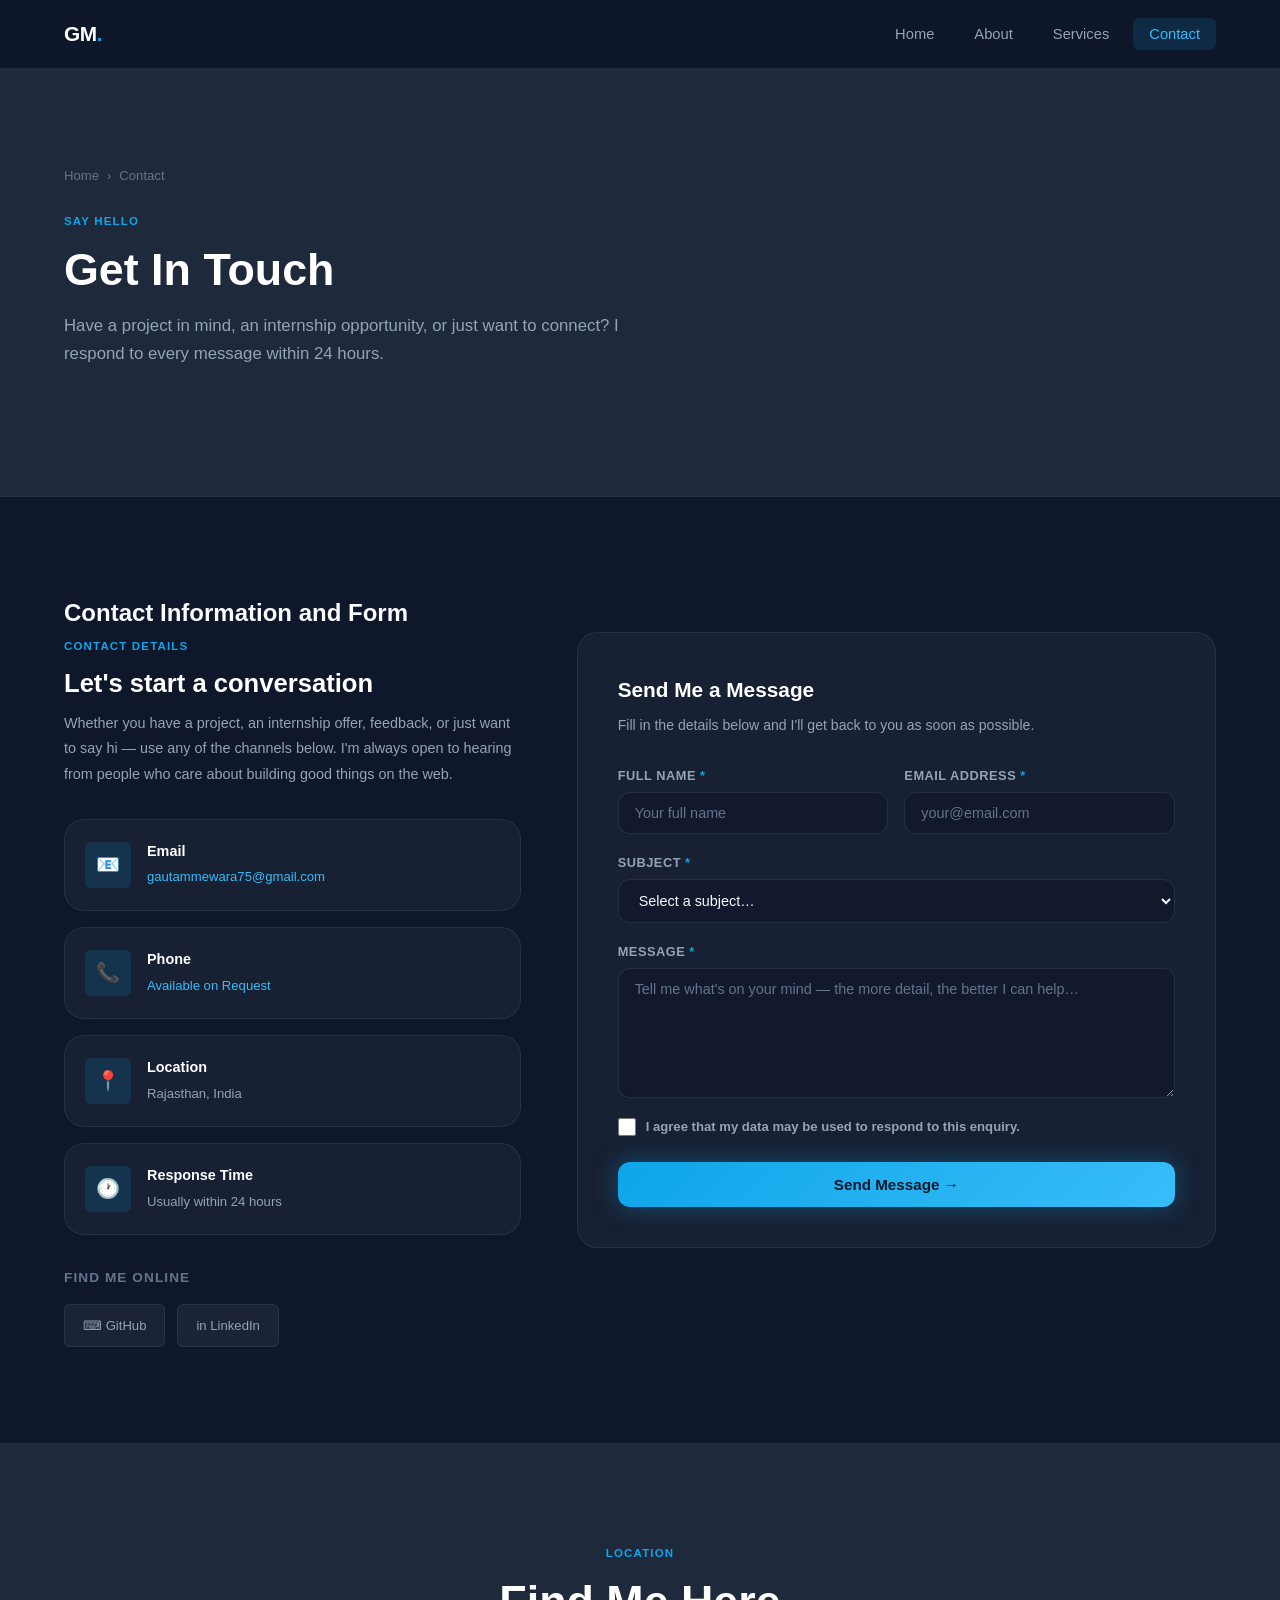
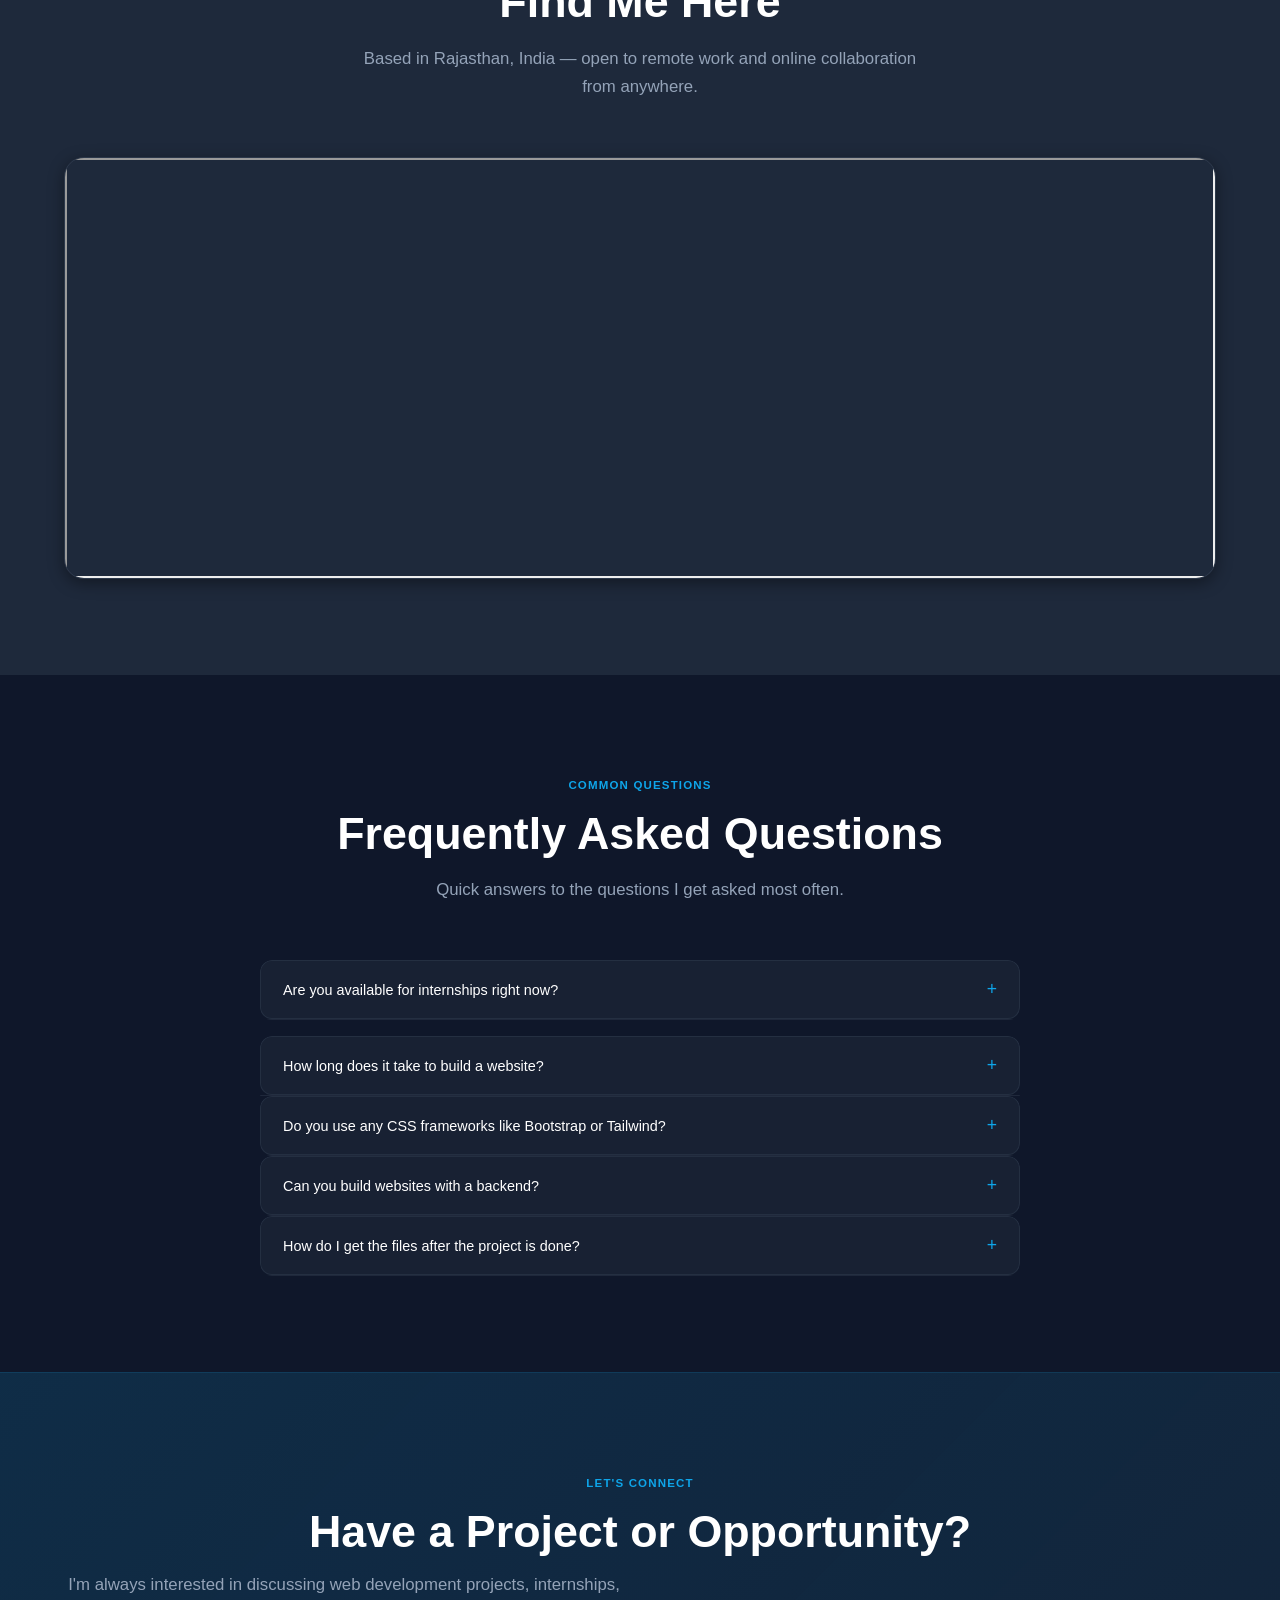
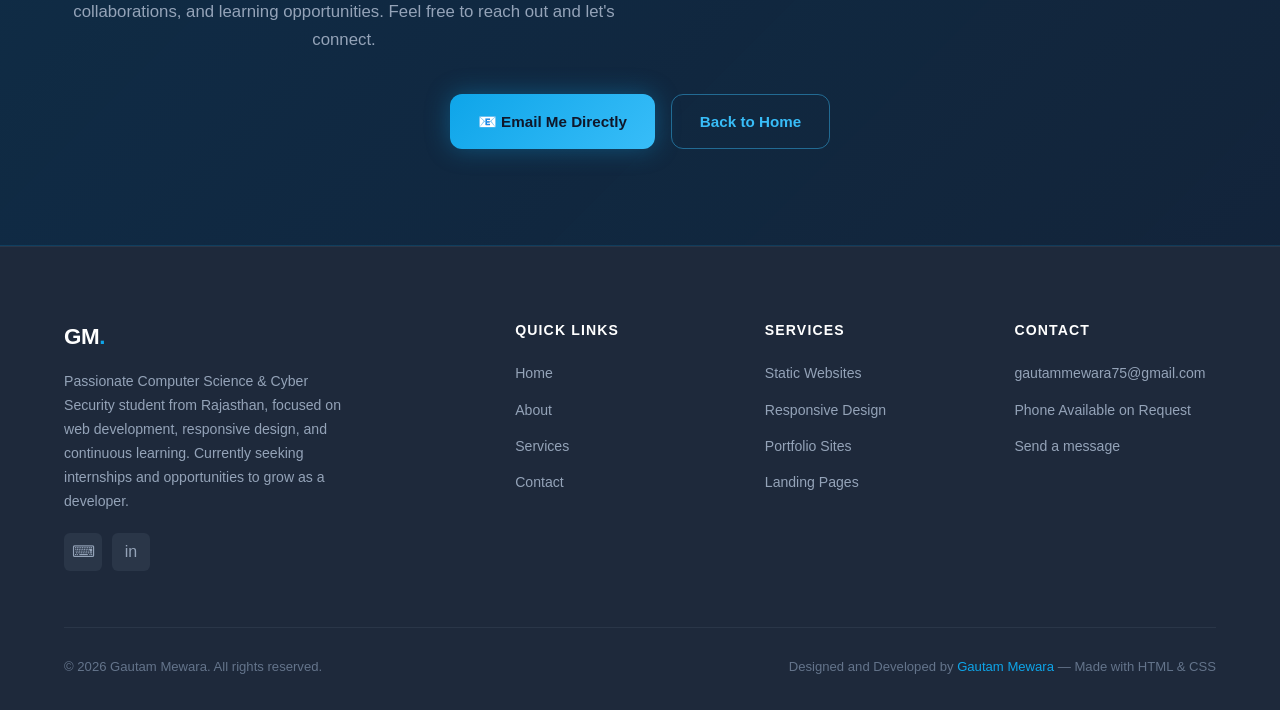
<file: contact.html>
<!DOCTYPE html>
<html lang="en">
<head>
  <!-- Created by Gautam Mewara -->
  <meta charset="UTF-8" />
  <meta name="viewport" content="width=device-width, initial-scale=1.0" />
  <meta name="description" content="Contact Gautam Mewara — aspiring web developer available for internships and projects. Get in touch via form, email, or social media." />
  <title>Contact — Gautam Mewara</title>
  <link rel="stylesheet" href="css/style.css" />
  <link rel="preconnect" href="https://fonts.googleapis.com" />
  <link rel="preconnect" href="https://fonts.gstatic.com" crossorigin />
</head>
<body>

  <!-- ══ NAVBAR ══════════════════════════════════════════════ -->
  <header>
    <nav class="navbar" role="navigation" aria-label="Main navigation">
      <div class="container nav-inner">
        <a href="index.html" class="nav-logo">GM<span>.</span></a>
        <ul class="nav-links" role="list">
          <li><a href="index.html">Home</a></li>
          <li><a href="about.html">About</a></li>
          <li><a href="services.html">Services</a></li>
          <li><a href="contact.html" class="active" aria-current="page">Contact</a></li>
        </ul>
        <button class="nav-toggle" aria-label="Toggle mobile menu" aria-expanded="false">
          <span></span><span></span><span></span>
        </button>
      </div>
    </nav>
  </header>

  <main>

    <!-- ══ PAGE HERO ══════════════════════════════════════════ -->
    <section class="page-hero" aria-labelledby="page-heading">
      <div class="container">
        <nav class="breadcrumb" aria-label="Breadcrumb">
          <a href="index.html">Home</a>
          <span aria-hidden="true">›</span>
          <span aria-current="page">Contact</span>
        </nav>
        <p class="tag">Say Hello</p>
        <h1 class="section-title" id="page-heading">Get In Touch</h1>
        <p class="section-subtitle">Have a project in mind, an internship opportunity, or just want to connect? I respond to every message within 24 hours.</p>
      </div>
    </section>

    <!-- ══ CONTACT MAIN ════════════════════════════════════════ -->
    <section class="section" aria-labelledby="contact-main-heading">
      <div class="container">
        <h2 class="sr-only" id="contact-main-heading">Contact Information and Form</h2>
        <div class="contact-grid">

          <!-- ── Left: Info ───────────────────────────────── -->
          <div>
            <p class="tag">Contact Details</p>
            <h3 class="section-title" style="font-size:1.6rem; margin-bottom:12px;">Let's start a conversation</h3>
            <p style="color:var(--slate); font-size:.9rem; line-height:1.75; margin-bottom:32px;">
              Whether you have a project, an internship offer, feedback, or just want to say hi — use any of the channels below. I'm always open to hearing from people who care about building good things on the web.
            </p>

            <div class="contact-info-cards">
              <div class="contact-card glass">
                <div class="contact-icon" aria-hidden="true">📧</div>
                <div class="contact-detail">
                  <strong>Email</strong>
                  <span><a href="mailto:gautammewara75@gmail.com" style="color:var(--sky-light);">gautammewara75@gmail.com</a></span>
                </div>
              </div>

              <div class="contact-card glass">
                <div class="contact-icon" aria-hidden="true">📞</div>
                <div class="contact-detail">
                  <strong>Phone</strong>
                  <span><a href="tel:Available on Request" style="color:var(--sky-light);">Available on Request</a></span>
                </div>
              </div>

              <div class="contact-card glass">
                <div class="contact-icon" aria-hidden="true">📍</div>
                <div class="contact-detail">
                  <strong>Location</strong>
                  <span>Rajasthan, India</span>
                </div>
              </div>

              <div class="contact-card glass">
                <div class="contact-icon" aria-hidden="true">🕐</div>
                <div class="contact-detail">
                  <strong>Response Time</strong>
                  <span>Usually within 24 hours</span>
                </div>
              </div>
            </div>

            <p class="contact-social-title">Find Me Online</p>
            <div class="contact-socials">
              <a href="https://github.com/gautammewara75" target="_blank" rel="noopener noreferrer" class="contact-social-btn" aria-label="GitHub profile">
                ⌨ GitHub
              </a>
              <a href="https://linkedin.com/in/gautammewara75" target="_blank" rel="noopener noreferrer" class="contact-social-btn" aria-label="LinkedIn profile">
                in LinkedIn
              </a>
              </a>
            </div>
          </div>

          <!-- ── Right: Form ───────────────────────────────── -->
          <div class="contact-form-wrap glass">
            <h3 class="form-title">Send Me a Message</h3>
            <p class="form-subtitle">Fill in the details below and I'll get back to you as soon as possible.</p>

            <form class="contact-form" novalidate aria-label="Contact form">
              <div class="form-row">
                <div class="form-group">
                  <label for="full-name">Full Name <span aria-hidden="true" style="color:var(--sky);">*</span></label>
                  <input
                    type="text"
                    id="full-name"
                    name="full-name"
                    placeholder="Your full name"
                    required
                    autocomplete="name"
                    aria-required="true"
                  />
                </div>
                <div class="form-group">
                  <label for="email">Email Address <span aria-hidden="true" style="color:var(--sky);">*</span></label>
                  <input
                    type="email"
                    id="email"
                    name="email"
                    placeholder="your@email.com"
                    required
                    autocomplete="email"
                    aria-required="true"
                  />
                </div>
              </div>

              <div class="form-group">
                <label for="subject">Subject <span aria-hidden="true" style="color:var(--sky);">*</span></label>
                <select id="subject" name="subject" required aria-required="true">
                  <option value="" disabled selected>Select a subject…</option>
                  <option value="internship">Internship Opportunity</option>
                  <option value="project">Project Collaboration</option>
                  <option value="website">Website Request</option>
                  <option value="feedback">Feedback</option>
                  <option value="general">General Enquiry</option>
                  <option value="other">Other</option>
                </select>
              </div>

              <div class="form-group">
                <label for="message">Message <span aria-hidden="true" style="color:var(--sky);">*</span></label>
                <textarea
                  id="message"
                  name="message"
                  placeholder="Tell me what's on your mind — the more detail, the better I can help…"
                  required
                  aria-required="true"
                  rows="5"
                ></textarea>
              </div>

              <div class="form-group" style="flex-direction:row; align-items:center; gap:10px; margin-bottom:24px;">
                <input type="checkbox" id="agree" name="agree" required style="width:18px; height:18px; accent-color:var(--sky); cursor:pointer;" />
                <label for="agree" style="font-size:.82rem; color:var(--slate); text-transform:none; letter-spacing:0; cursor:pointer;">
                  I agree that my data may be used to respond to this enquiry.
                </label>
              </div>

              <button type="submit" class="btn btn-primary" style="width:100%; justify-content:center;">
                Send Message →
              </button>
            </form>
          </div>

        </div>
      </div>
    </section>

    <!-- ══ GOOGLE MAPS ════════════════════════════════════════ -->
    <section class="section map-section" aria-labelledby="map-heading">
      <div class="container">
        <div class="text-center">
          <p class="tag">Location</p>
          <h2 class="section-title" id="map-heading">Find Me Here</h2>
          <p class="section-subtitle">Based in Rajasthan, India — open to remote work and online collaboration from anywhere.</p>
        </div>

        <div class="map-wrap">
          <iframe
            src="https://www.google.com/maps/embed?pb=!1m18!1m12!1m3!1d114869.78572856543!2d73.00856869726563!3d26.292014399999998!2m3!1f0!2f0!3f0!3m2!1i1024!2i768!4f13.1!3m3!1m2!1s0x394182b3a81d4e05%3A0xe6b1e847e4f4f4e7!2sJodhpur%2C%20Rajasthan!5e0!3m2!1sen!2sin!4v1706000000000!5m2!1sen!2sin"
            title="Map showing Jodhpur, Rajasthan, India"
            allowfullscreen=""
            loading="lazy"
            referrerpolicy="no-referrer-when-downgrade"
          ></iframe>
        </div>
      </div>
    </section>

    <!-- ══ FAQ ════════════════════════════════════════════════ -->
    <section class="section faq-section" aria-labelledby="faq-heading">
      <div class="container">
        <div class="text-center">
          <p class="tag">Common Questions</p>
          <h2 class="section-title" id="faq-heading">Frequently Asked Questions</h2>
          <p class="section-subtitle">Quick answers to the questions I get asked most often.</p>
        </div>

        <div class="faq-list" role="list">

          <div class="faq-item" role="listitem">
            <button class="faq-question" aria-expanded="false" aria-controls="faq-1">
              Are you available for internships right now?
              <span class="faq-icon" aria-hidden="true">+</span>
            </button>
            <div class="faq-answer" id="faq-1" role="region">
              <div class="faq-answer-inner">
                Yes, I'm actively looking for internship opportunities — both remote and in-person in Rajasthan. I'm available for part-time work alongside my studies or full-time during semester breaks. If you have something suitable, please reach out and let's talk.
              </div>
            </div>
          </div>

          <div class="faq-item" role="listitem">
            <button class="faq-question" aria-expanded="false" aria-controls="faq-2">
              How long does it take to build a website?
              <span class="faq-icon" aria-hidden="true">+</span>
            </button>
            <div class="faq-answer" id="faq-2" role="region">
              <div class="faq-answer-inner">
            Timelines depend on project complexity and my academic schedule. As a student developer, I discuss realistic timelines before starting any project.
            </div>
          </div>

          <div class="faq-item" role="listitem">
            <button class="faq-question" aria-expanded="false" aria-controls="faq-3">
              Do you use any CSS frameworks like Bootstrap or Tailwind?
              <span class="faq-icon" aria-hidden="true">+</span>
            </button>
            <div class="faq-answer" id="faq-3" role="region">
              <div class="faq-answer-inner">
                No — I write all CSS from scratch. I believe learning to write custom CSS properly is a better foundation than relying on utility classes or pre-built components. It produces lighter, faster sites with complete design control, and it forces a deeper understanding of how layouts actually work.
              </div>
            </div>
          </div>

          <div class="faq-item" role="listitem">
            <button class="faq-question" aria-expanded="false" aria-controls="faq-4">
              Can you build websites with a backend?
              <span class="faq-icon" aria-hidden="true">+</span>
            </button>
            <div class="faq-answer" id="faq-4" role="region">
              <div class="faq-answer-inner">
                Not yet — my current skill set covers frontend web development (HTML, CSS, JavaScript). I'm working toward full-stack capability. For now, if you need a backend, I'm happy to handle the entire frontend and work alongside a backend developer you already have.
              </div>
            </div>
          </div>

          <div class="faq-item" role="listitem">
            <button class="faq-question" aria-expanded="false" aria-controls="faq-5">
              How do I get the files after the project is done?
              <span class="faq-icon" aria-hidden="true">+</span>
            </button>
            <div class="faq-answer" id="faq-5" role="region">
              <div class="faq-answer-inner">
                I deliver the complete project files via a GitHub repository or a compressed ZIP folder — whichever you prefer. You get all HTML, CSS, JS, and image files organised in a clean folder structure, with a README explaining how to open and deploy the project.
              </div>
            </div>
          </div>


        </div>
      </div>
    </section>

    <!-- ══ CTA ════════════════════════════════════════════ -->
<section class="cta-section" aria-labelledby="contact-cta-heading">
  <div class="container">

    <p class="tag">Let's Connect</p>

    <h2 class="section-title" id="contact-cta-heading">
      Have a Project or Opportunity?
    </h2>

    <p class="section-subtitle">
      I'm always interested in discussing web development projects,
      internships, collaborations, and learning opportunities.
      Feel free to reach out and let's connect.
    </p>

    <div class="cta-actions">
      <a href="mailto:gautammewara75@gmail.com" class="btn btn-primary">
        📧 Email Me Directly
      </a>

      <a href="index.html" class="btn btn-outline">
        Back to Home
      </a>
    </div>

  </div>
</section>

  </main>

  <!-- ══ FOOTER ════════════════════════════════════════════ -->
  <footer class="footer" role="contentinfo">
    <div class="container">
      <div class="footer-grid">
        <div class="footer-brand">
          <a href="index.html" class="nav-logo">GM<span>.</span></a>
          <p>Passionate Computer Science & Cyber Security student from Rajasthan, focused on web development, responsive design, and continuous learning. Currently seeking internships and opportunities to grow as a developer.</p>
          <div class="footer-social">
            <a href="https://github.com/gautammewara75" target="_blank" rel="noopener noreferrer" class="social-link" aria-label="GitHub">⌨</a>
            <a href="https://linkedin.com/in/gautammewara75" target="_blank" rel="noopener noreferrer" class="social-link" aria-label="LinkedIn">in</a>
          </div>
        </div>
        <div class="footer-col">
          <h4>Quick Links</h4>
          <ul>
            <li><a href="index.html">Home</a></li>
            <li><a href="about.html">About</a></li>
            <li><a href="services.html">Services</a></li>
            <li><a href="contact.html">Contact</a></li>
          </ul>
        </div>
        <div class="footer-col">
          <h4>Services</h4>
          <ul>
            <li><a href="services.html">Static Websites</a></li>
            <li><a href="services.html">Responsive Design</a></li>
            <li><a href="services.html">Portfolio Sites</a></li>
            <li><a href="services.html">Landing Pages</a></li>
          </ul>
        </div>
        <div class="footer-col">
          <h4>Contact</h4>
          <ul>
            <li><a href="mailto:gautammewara75@gmail.com">gautammewara75@gmail.com</a></li>
            <li><a href="contact.html">Phone Available on Request</a></li>
            <li><a href="contact.html">Send a message</a></li>
          </ul>
        </div>
      </div>
      <div class="footer-bottom">
        <p>© 2026 Gautam Mewara. All rights reserved.</p>
        <p>Designed and Developed by <a href="about.html">Gautam Mewara</a> — Made with HTML &amp; CSS</p>
      </div>
    </div>
  </footer>

  <script src="js/script.js"></script>
</body>
</html>
</file>
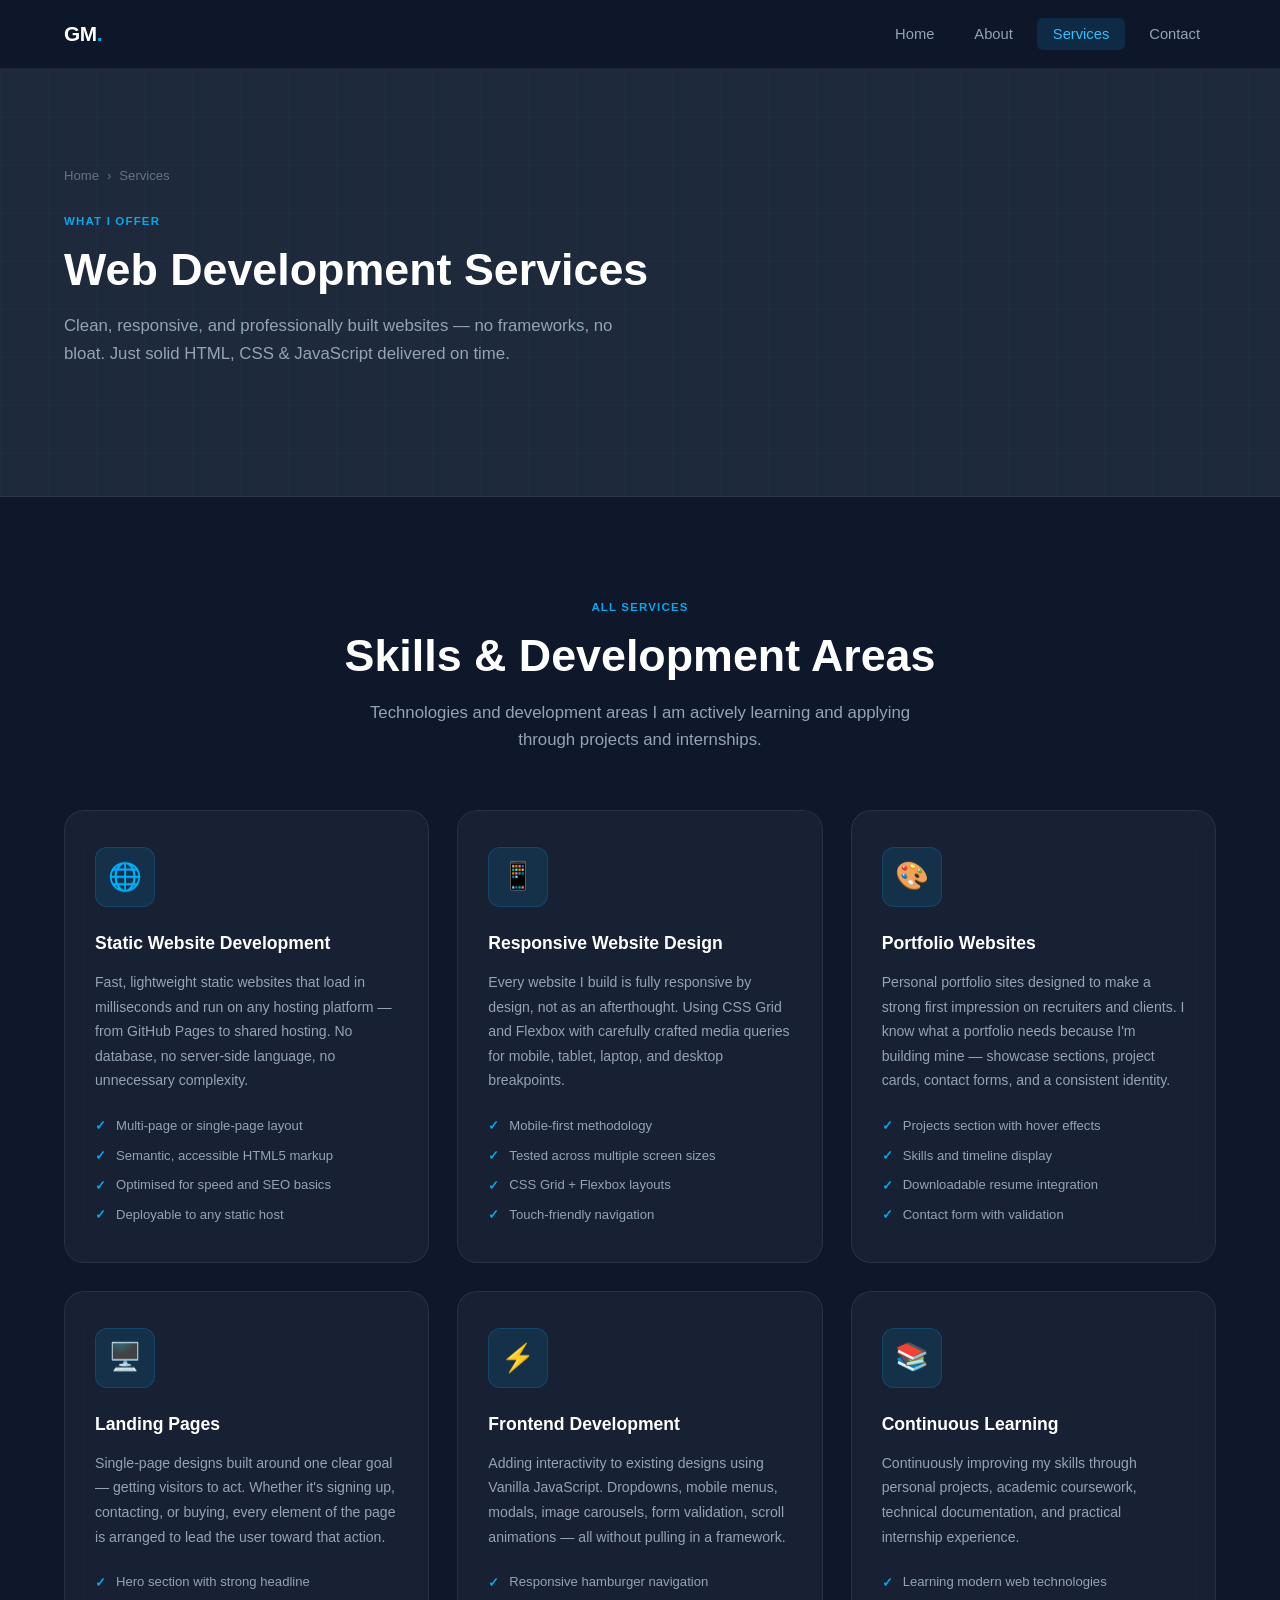
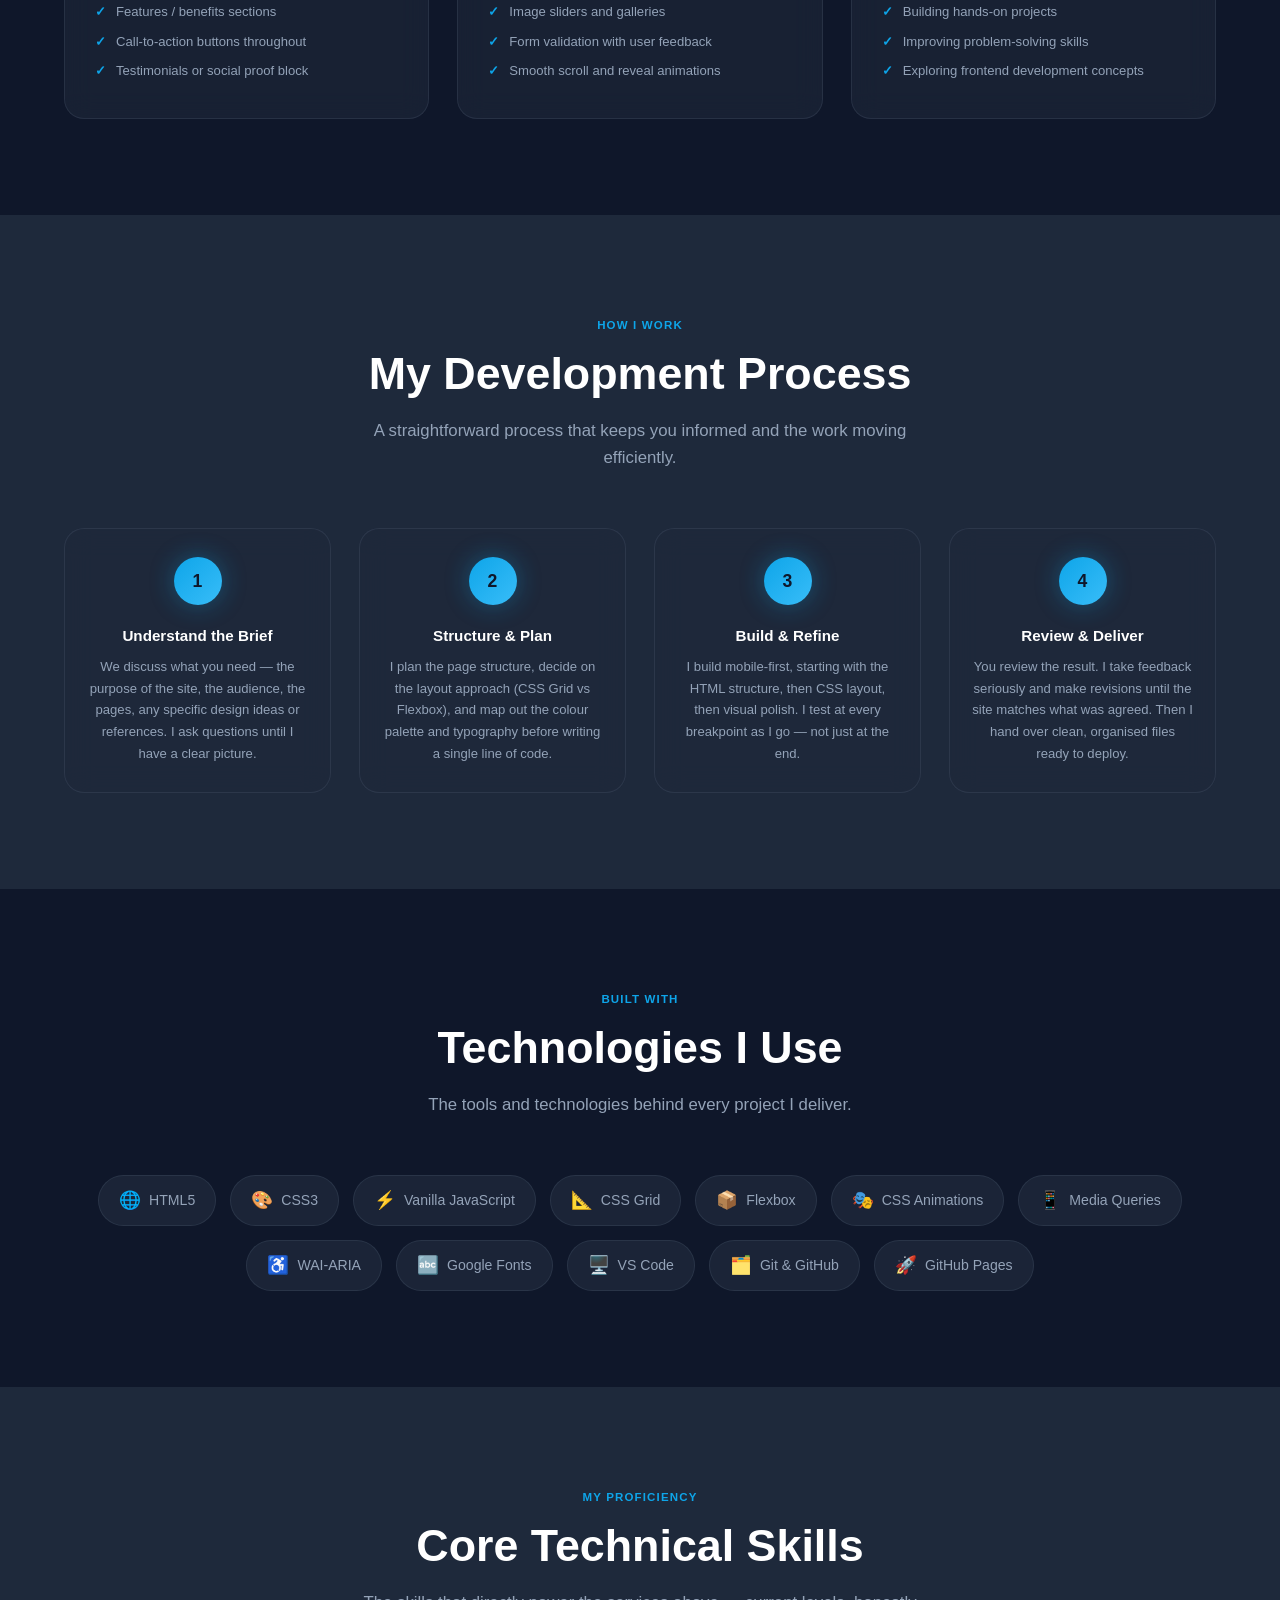
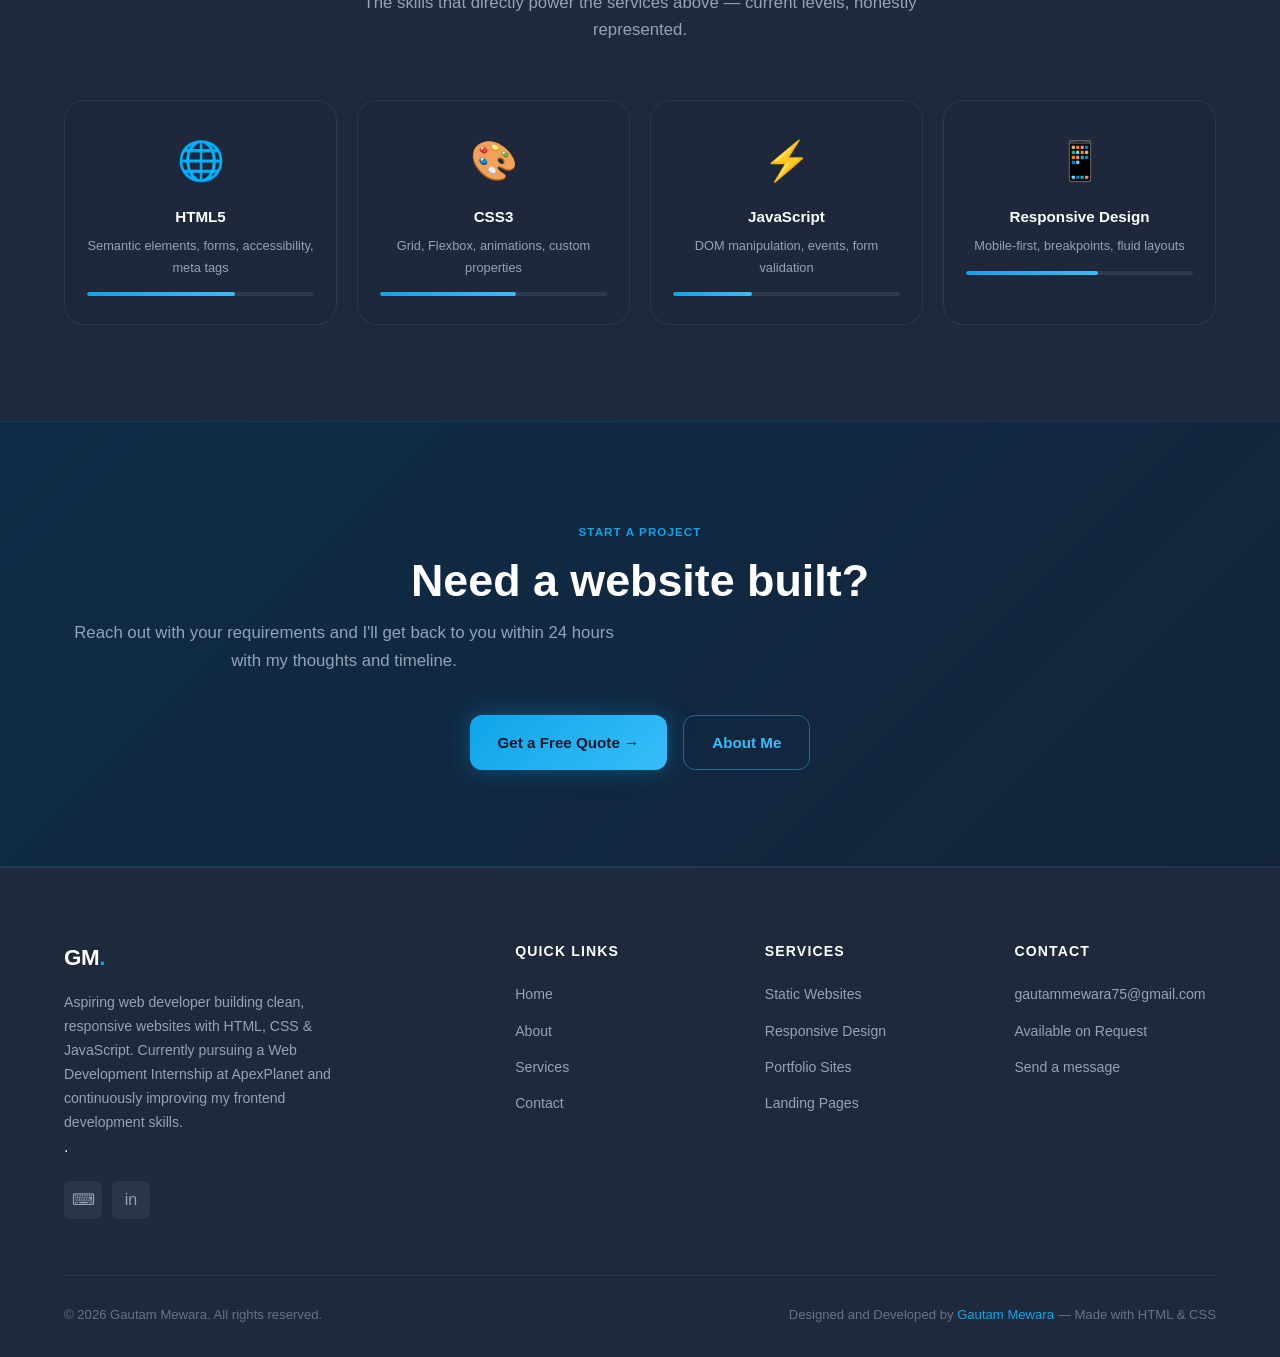
<file: services.html>
<!DOCTYPE html>
<html lang="en">
<head>
  <!-- Created by Gautam Mewara -->
  <meta charset="UTF-8" />
  <meta name="viewport" content="width=device-width, initial-scale=1.0" />
  <meta name="description" content="Web development services by Gautam Mewara — static websites, responsive design, portfolio sites, landing pages and more." />
  <title>Services — Gautam Mewara</title>
  <link rel="stylesheet" href="css/style.css" />
  <link rel="preconnect" href="https://fonts.googleapis.com" />
  <link rel="preconnect" href="https://fonts.gstatic.com" crossorigin />
</head>
<body>

  <!-- ══ NAVBAR ══════════════════════════════════════════════ -->
  <header>
    <nav class="navbar" role="navigation" aria-label="Main navigation">
      <div class="container nav-inner">
        <a href="index.html" class="nav-logo">GM<span>.</span></a>
        <ul class="nav-links" role="list">
          <li><a href="index.html">Home</a></li>
          <li><a href="about.html">About</a></li>
          <li><a href="services.html" class="active" aria-current="page">Services</a></li>
          <li><a href="contact.html">Contact</a></li>
        </ul>
        <button class="nav-toggle" aria-label="Toggle mobile menu" aria-expanded="false">
          <span></span><span></span><span></span>
        </button>
      </div>
    </nav>
  </header>

  <main>

    <!-- ══ PAGE HERO ══════════════════════════════════════════ -->
    <section class="page-hero" aria-labelledby="page-heading">
      <div class="container">
        <nav class="breadcrumb" aria-label="Breadcrumb">
          <a href="index.html">Home</a>
          <span aria-hidden="true">›</span>
          <span aria-current="page">Services</span>
        </nav>
        <p class="tag">What I Offer</p>
        <h1 class="section-title" id="page-heading">Web Development Services</h1>
        <p class="section-subtitle">Clean, responsive, and professionally built websites — no frameworks, no bloat. Just solid HTML, CSS &amp; JavaScript delivered on time.</p>
      </div>
    </section>

    <!-- ══ SERVICES FULL GRID ════════════════════════════════ -->
    <section class="section" aria-labelledby="services-main-heading">
      <div class="container">
        <div class="text-center">
          <p class="tag">All Services</p>
          <h2 class="section-title" id="services-main-heading">Skills & Development Areas</h2>
          <p class="section-subtitle">Technologies and development areas I am actively learning and applying through projects and internships.</p>
        </div>

        <div class="services-full-grid">

          <article class="service-full-card glass">
            <div class="sf-icon" aria-hidden="true">🌐</div>
            <h3 class="sf-title">Static Website Development</h3>
            <p class="sf-desc">
              Fast, lightweight static websites that load in milliseconds and run on any hosting platform — from GitHub Pages to shared hosting. No database, no server-side language, no unnecessary complexity.
            </p>
            <ul class="sf-features">
              <li class="sf-feature">Multi-page or single-page layout</li>
              <li class="sf-feature">Semantic, accessible HTML5 markup</li>
              <li class="sf-feature">Optimised for speed and SEO basics</li>
              <li class="sf-feature">Deployable to any static host</li>
            </ul>
          </article>

          <article class="service-full-card glass">
            <div class="sf-icon" aria-hidden="true">📱</div>
            <h3 class="sf-title">Responsive Website Design</h3>
            <p class="sf-desc">
              Every website I build is fully responsive by design, not as an afterthought. Using CSS Grid and Flexbox with carefully crafted media queries for mobile, tablet, laptop, and desktop breakpoints.
            </p>
            <ul class="sf-features">
              <li class="sf-feature">Mobile-first methodology</li>
              <li class="sf-feature">Tested across multiple screen sizes</li>
              <li class="sf-feature">CSS Grid + Flexbox layouts</li>
              <li class="sf-feature">Touch-friendly navigation</li>
            </ul>
          </article>

          <article class="service-full-card glass">
            <div class="sf-icon" aria-hidden="true">🎨</div>
            <h3 class="sf-title">Portfolio Websites</h3>
            <p class="sf-desc">
              Personal portfolio sites designed to make a strong first impression on recruiters and clients. I know what a portfolio needs because I'm building mine — showcase sections, project cards, contact forms, and a consistent identity.
            </p>
            <ul class="sf-features">
              <li class="sf-feature">Projects section with hover effects</li>
              <li class="sf-feature">Skills and timeline display</li>
              <li class="sf-feature">Downloadable resume integration</li>
              <li class="sf-feature">Contact form with validation</li>
            </ul>
          </article>

          <article class="service-full-card glass">
            <div class="sf-icon" aria-hidden="true">🖥️</div>
            <h3 class="sf-title">Landing Pages</h3>
            <p class="sf-desc">
              Single-page designs built around one clear goal — getting visitors to act. Whether it's signing up, contacting, or buying, every element of the page is arranged to lead the user toward that action.
            </p>
            <ul class="sf-features">
              <li class="sf-feature">Hero section with strong headline</li>
              <li class="sf-feature">Features / benefits sections</li>
              <li class="sf-feature">Call-to-action buttons throughout</li>
              <li class="sf-feature">Testimonials or social proof block</li>
            </ul>
          </article>

          <article class="service-full-card glass">
            <div class="sf-icon" aria-hidden="true">⚡</div>
            <h3 class="sf-title">Frontend Development</h3>
            <p class="sf-desc">
              Adding interactivity to existing designs using Vanilla JavaScript. Dropdowns, mobile menus, modals, image carousels, form validation, scroll animations — all without pulling in a framework.
            </p>
            <ul class="sf-features">
              <li class="sf-feature">Responsive hamburger navigation</li>
              <li class="sf-feature">Image sliders and galleries</li>
              <li class="sf-feature">Form validation with user feedback</li>
              <li class="sf-feature">Smooth scroll and reveal animations</li>
            </ul>
          </article>

          <article class="service-full-card glass">
    <div class="sf-icon" aria-hidden="true">📚</div>
        <h3 class="sf-title">Continuous Learning</h3>
        <p class="sf-desc">
           Continuously improving my skills through personal projects, academic coursework, technical documentation, and practical internship experience.
        </p>
            <ul class="sf-features">
            <li class="sf-feature">Learning modern web technologies</li>
            <li class="sf-feature">Building hands-on projects</li>
            <li class="sf-feature">Improving problem-solving skills</li>
            <li class="sf-feature">Exploring frontend development concepts</li>
            </ul>
          </article>


        </div>
      </div>
    </section>

    <!-- ══ PROCESS ════════════════════════════════════════════ -->
    <section class="section process-section" aria-labelledby="process-heading">
      <div class="container">
        <div class="text-center">
          <p class="tag">How I Work</p>
          <h2 class="section-title" id="process-heading">My Development Process</h2>
          <p class="section-subtitle">A straightforward process that keeps you informed and the work moving efficiently.</p>
        </div>

        <div class="process-grid">
          <div class="process-card glass">
            <div class="process-step-num" aria-hidden="true">1</div>
            <h3>Understand the Brief</h3>
            <p>We discuss what you need — the purpose of the site, the audience, the pages, any specific design ideas or references. I ask questions until I have a clear picture.</p>
          </div>
          <div class="process-card glass">
            <div class="process-step-num" aria-hidden="true">2</div>
            <h3>Structure &amp; Plan</h3>
            <p>I plan the page structure, decide on the layout approach (CSS Grid vs Flexbox), and map out the colour palette and typography before writing a single line of code.</p>
          </div>
          <div class="process-card glass">
            <div class="process-step-num" aria-hidden="true">3</div>
            <h3>Build &amp; Refine</h3>
            <p>I build mobile-first, starting with the HTML structure, then CSS layout, then visual polish. I test at every breakpoint as I go — not just at the end.</p>
          </div>
          <div class="process-card glass">
            <div class="process-step-num" aria-hidden="true">4</div>
            <h3>Review &amp; Deliver</h3>
            <p>You review the result. I take feedback seriously and make revisions until the site matches what was agreed. Then I hand over clean, organised files ready to deploy.</p>
          </div>
        </div>
      </div>
    </section>

    <!-- ══ TECH STACK ════════════════════════════════════════ -->
    <section class="section" aria-labelledby="tech-heading">
      <div class="container text-center">
        <p class="tag">Built With</p>
        <h2 class="section-title" id="tech-heading">Technologies I Use</h2>
        <p class="section-subtitle">The tools and technologies behind every project I deliver.</p>

        <div class="tech-grid" role="list">
          <div class="tech-pill" role="listitem"><span>🌐</span> HTML5</div>
          <div class="tech-pill" role="listitem"><span>🎨</span> CSS3</div>
          <div class="tech-pill" role="listitem"><span>⚡</span> Vanilla JavaScript</div>
          <div class="tech-pill" role="listitem"><span>📐</span> CSS Grid</div>
          <div class="tech-pill" role="listitem"><span>📦</span> Flexbox</div>
          <div class="tech-pill" role="listitem"><span>🎭</span> CSS Animations</div>
          <div class="tech-pill" role="listitem"><span>📱</span> Media Queries</div>
          <div class="tech-pill" role="listitem"><span>♿</span> WAI-ARIA</div>
          <div class="tech-pill" role="listitem"><span>🔤</span> Google Fonts</div>
          <div class="tech-pill" role="listitem"><span>🖥️</span> VS Code</div>
          <div class="tech-pill" role="listitem"><span>🗂️</span> Git &amp; GitHub</div>
          <div class="tech-pill" role="listitem"><span>🚀</span> GitHub Pages</div>
        </div>
      </div>
    </section>

    <!-- ══ SKILLS DETAIL ─ Reuse from index ═══════════════════ -->
    <section class="section skills-section" aria-labelledby="skills-svc-heading">
      <div class="container">
        <div class="text-center">
          <p class="tag">My Proficiency</p>
          <h2 class="section-title" id="skills-svc-heading">Core Technical Skills</h2>
          <p class="section-subtitle">The skills that directly power the services above — current levels, honestly represented.</p>
        </div>
        <div class="skills-grid">
          <div class="skill-card glass">
            <span class="skill-card-icon">🌐</span>
            <h4>HTML5</h4>
            <p>Semantic elements, forms, accessibility, meta tags</p>
            <div class="skill-level-bar"><div class="skill-level-fill" data-pct="65" style="width:65%"></div></div>
          </div>
          <div class="skill-card glass">
            <span class="skill-card-icon">🎨</span>
            <h4>CSS3</h4>
            <p>Grid, Flexbox, animations, custom properties</p>
            <div class="skill-level-bar"><div class="skill-level-fill" data-pct="60" style="width:60%"></div></div>
          </div>
          <div class="skill-card glass">
            <span class="skill-card-icon">⚡</span>
            <h4>JavaScript</h4>
            <p>DOM manipulation, events, form validation</p>
            <div class="skill-level-bar"><div class="skill-level-fill" data-pct="35" style="width:35%"></div></div>
          </div>
          <div class="skill-card glass">
            <span class="skill-card-icon">📱</span>
            <h4>Responsive Design</h4>
            <p>Mobile-first, breakpoints, fluid layouts</p>
            <div class="skill-level-bar"><div class="skill-level-fill" data-pct="58" style="width:58%"></div></div>
          </div>
        </div>
      </div>
    </section>

    <!-- ══ CTA ════════════════════════════════════════════ -->
    <section class="cta-section" aria-labelledby="svc-cta-heading">
      <div class="container">
        <p class="tag">Start a Project</p>
        <h2 class="section-title" id="svc-cta-heading">Need a website built?</h2>
        <p class="section-subtitle">
          Reach out with your requirements and I'll get back to you within 24 hours with my thoughts and timeline.
        </p>
        <div class="cta-actions">
          <a href="contact.html" class="btn btn-primary">Get a Free Quote →</a>
          <a href="about.html" class="btn btn-outline">About Me</a>
        </div>
      </div>
    </section>

  </main>

  <!-- ══ FOOTER ════════════════════════════════════════════ -->
  <footer class="footer" role="contentinfo">
    <div class="container">
      <div class="footer-grid">
        <div class="footer-brand">
          <a href="index.html" class="nav-logo">GM<span>.</span></a>
          <p>Aspiring web developer building clean, responsive websites with HTML, CSS &amp; JavaScript. Currently pursuing a Web Development Internship at ApexPlanet and continuously improving my frontend development skills.
</p>.</p>
          <div class="footer-social">
            <a href="https://github.com/gautammewara75" target="_blank" rel="noopener noreferrer" class="social-link" aria-label="GitHub">⌨</a>
            <a href="https://linkedin.com/in/gautammewara75" target="_blank" rel="noopener noreferrer" class="social-link" aria-label="LinkedIn">in</a>
          </div>
        </div>
        <div class="footer-col">
          <h4>Quick Links</h4>
          <ul>
            <li><a href="index.html">Home</a></li>
            <li><a href="about.html">About</a></li>
            <li><a href="services.html">Services</a></li>
            <li><a href="contact.html">Contact</a></li>
          </ul>
        </div>
        <div class="footer-col">
          <h4>Services</h4>
          <ul>
            <li><a href="services.html">Static Websites</a></li>
            <li><a href="services.html">Responsive Design</a></li>
            <li><a href="services.html">Portfolio Sites</a></li>
            <li><a href="services.html">Landing Pages</a></li>
          </ul>
        </div>
        <div class="footer-col">
          <h4>Contact</h4>
          <ul>
            <li><a href="mailto:gautammewara75@gmail.com">gautammewara75@gmail.com</a></li>
            <li><a href="tel:Available on Request">Available on Request</a></li>
            <li><a href="contact.html">Send a message</a></li>
          </ul>
        </div>
      </div>
      <div class="footer-bottom">
        <p>© 2026 Gautam Mewara. All rights reserved.</p>
        <p>Designed and Developed by <a href="about.html">Gautam Mewara</a> — Made with HTML &amp; CSS</p>
      </div>
    </div>
  </footer>

  <script src="js/script.js"></script>
</body>
</html>
</file>
<file: css/style.css>
/* ============================================================
   style.css — Gautam Mewara Portfolio
   Created by Gautam Mewara
   ============================================================ */

/* ── Reset & Base ─────────────────────────────────────────── */
*, *::before, *::after { box-sizing: border-box; margin: 0; padding: 0; }

:root {
  --navy:       #0f172a;
  --navy-mid:   #1e293b;
  --sky:        #0ea5e9;
  --sky-light:  #38bdf8;
  --snow:       #f8fafc;
  --slate:      #94a3b8;
  --slate-dark: #64748b;
  --white:      #ffffff;

  --radius-sm:  6px;
  --radius-md:  12px;
  --radius-lg:  20px;
  --radius-xl:  32px;

  --shadow-sm:  0 1px 3px rgba(0,0,0,.3);
  --shadow-md:  0 4px 16px rgba(0,0,0,.4);
  --shadow-lg:  0 8px 32px rgba(0,0,0,.5);
  --shadow-glow: 0 0 24px rgba(14,165,233,.35);

  --transition: .28s cubic-bezier(.4,0,.2,1);

  --font-display: 'Space Grotesk', sans-serif;
  --font-body:    'Inter', sans-serif;
}

html { scroll-behavior: smooth; font-size: 16px; }

body {
  font-family: var(--font-body);
  background: var(--navy);
  color: var(--snow);
  line-height: 1.65;
  overflow-x: hidden;
}

a { color: var(--sky-light); text-decoration: none; transition: color var(--transition); }
a:hover { color: var(--white); }
img { display: block; max-width: 100%; }
ul { list-style: none; }
button { cursor: pointer; font-family: inherit; }

/* Google Fonts import */
@import url('https://fonts.googleapis.com/css2?family=Space+Grotesk:wght@400;500;600;700&family=Inter:wght@400;500;600&display=swap');

/* ── Utility ──────────────────────────────────────────────── */
.container { width: 90%; max-width: 1200px; margin: 0 auto; }
.section    { padding: 96px 0; }
.section-sm { padding: 64px 0; }

.tag {
  display: inline-block;
  font-size: .72rem;
  font-weight: 600;
  letter-spacing: .1em;
  text-transform: uppercase;
  color: var(--sky);
  margin-bottom: 12px;
}

.section-title {
  font-family: var(--font-display);
  font-size: clamp(1.9rem, 3.5vw, 2.8rem);
  font-weight: 700;
  color: var(--white);
  line-height: 1.2;
  margin-bottom: 16px;
}

.section-subtitle {
  color: var(--slate);
  font-size: 1.05rem;
  max-width: 560px;
  margin-bottom: 56px;
}

.text-center { text-align: center; }
.text-center .section-subtitle { margin-left: auto; margin-right: auto; }

/* ── Buttons ──────────────────────────────────────────────── */
.btn {
  display: inline-flex;
  align-items: center;
  gap: 8px;
  padding: 14px 28px;
  border-radius: var(--radius-md);
  font-size: .95rem;
  font-weight: 600;
  transition: all var(--transition);
  border: none;
  position: relative;
  overflow: hidden;
}

.btn-primary {
  background: linear-gradient(135deg, var(--sky), var(--sky-light));
  color: var(--navy);
  box-shadow: var(--shadow-glow);
}
.btn-primary:hover {
  transform: translateY(-2px);
  box-shadow: 0 0 36px rgba(14,165,233,.55);
  color: var(--navy);
}

.btn-outline {
  background: transparent;
  border: 1.5px solid rgba(56,189,248,.45);
  color: var(--sky-light);
}
.btn-outline:hover {
  background: rgba(14,165,233,.12);
  border-color: var(--sky-light);
  transform: translateY(-2px);
  color: var(--white);
}

/* ── Glassmorphism card ───────────────────────────────────── */
.glass {
  background: rgba(30,41,59,.6);
  border: 1px solid rgba(148,163,184,.12);
  backdrop-filter: blur(14px);
  -webkit-backdrop-filter: blur(14px);
  border-radius: var(--radius-lg);
}

/* ══════════════════════════════════════════════════════════
   NAVBAR
══════════════════════════════════════════════════════════ */
.navbar {
  position: sticky;
  top: 0;
  z-index: 1000;
  background: rgba(15,23,42,.88);
  border-bottom: 1px solid rgba(148,163,184,.1);
  backdrop-filter: blur(18px);
  -webkit-backdrop-filter: blur(18px);
  padding: 0;
}

.nav-inner {
  display: flex;
  align-items: center;
  justify-content: space-between;
  height: 68px;
}

.nav-logo {
  font-family: var(--font-display);
  font-size: 1.3rem;
  font-weight: 700;
  color: var(--white);
  letter-spacing: -.02em;
}
.nav-logo span { color: var(--sky); }

.nav-links {
  display: flex;
  gap: 8px;
  align-items: center;
}

.nav-links a {
  color: var(--slate);
  font-size: .92rem;
  font-weight: 500;
  padding: 8px 16px;
  border-radius: var(--radius-sm);
  transition: all var(--transition);
}
.nav-links a:hover,
.nav-links a.active {
  color: var(--white);
  background: rgba(14,165,233,.14);
}
.nav-links a.active { color: var(--sky-light); }

/* Hamburger */
.nav-toggle {
  display: none;
  flex-direction: column;
  gap: 5px;
  background: none;
  border: none;
  padding: 6px;
}
.nav-toggle span {
  display: block;
  width: 24px;
  height: 2px;
  background: var(--snow);
  border-radius: 2px;
  transition: all var(--transition);
}
.nav-toggle.open span:nth-child(1) { transform: translateY(7px) rotate(45deg); }
.nav-toggle.open span:nth-child(2) { opacity: 0; }
.nav-toggle.open span:nth-child(3) { transform: translateY(-7px) rotate(-45deg); }

/* ══════════════════════════════════════════════════════════
   HERO
══════════════════════════════════════════════════════════ */
.hero {
  min-height: calc(100vh - 68px);
  display: flex;
  align-items: center;
  position: relative;
  overflow: hidden;
  padding: 80px 0;
}

/* Grid mesh background */
.hero::before {
  content: '';
  position: absolute;
  inset: 0;
  background-image:
    linear-gradient(rgba(14,165,233,.06) 1px, transparent 1px),
    linear-gradient(90deg, rgba(14,165,233,.06) 1px, transparent 1px);
  background-size: 48px 48px;
  pointer-events: none;
}

/* Ambient orbs */
.hero::after {
  content: '';
  position: absolute;
  width: 600px; height: 600px;
  background: radial-gradient(circle, rgba(14,165,233,.18) 0%, transparent 70%);
  top: -100px; right: -100px;
  pointer-events: none;
  border-radius: 50%;
}

.hero-orb-2 {
  position: absolute;
  width: 400px; height: 400px;
  background: radial-gradient(circle, rgba(56,189,248,.1) 0%, transparent 70%);
  bottom: -80px; left: -80px;
  border-radius: 50%;
  pointer-events: none;
}

.hero-grid {
  display: grid;
  grid-template-columns: 1fr 1fr;
  gap: 64px;
  align-items: center;
  position: relative;
  z-index: 1;
}

.hero-eyebrow {
  display: inline-flex;
  align-items: center;
  gap: 8px;
  background: rgba(14,165,233,.12);
  border: 1px solid rgba(14,165,233,.3);
  border-radius: 99px;
  padding: 6px 16px;
  font-size: .82rem;
  font-weight: 600;
  color: var(--sky-light);
  letter-spacing: .06em;
  margin-bottom: 24px;
}
.hero-eyebrow::before {
  content: '';
  width: 7px; height: 7px;
  background: var(--sky);
  border-radius: 50%;
  animation: pulse 2s ease-in-out infinite;
}

@keyframes pulse {
  0%, 100% { opacity: 1; transform: scale(1); }
  50%       { opacity: .5; transform: scale(1.4); }
}

.hero-title {
  font-family: var(--font-display);
  font-size: clamp(2.4rem, 5.5vw, 4rem);
  font-weight: 700;
  line-height: 1.12;
  color: var(--white);
  margin-bottom: 8px;
}
.hero-title .highlight {
  background: linear-gradient(135deg, var(--sky), var(--sky-light));
  -webkit-background-clip: text;
  -webkit-text-fill-color: transparent;
  background-clip: text;
}

.hero-subtitle {
  font-size: 1.15rem;
  color: var(--slate);
  margin-bottom: 36px;
  max-width: 480px;
}

.hero-actions { display: flex; gap: 16px; flex-wrap: wrap; }

.hero-stats {
  display: flex;
  gap: 32px;
  margin-top: 48px;
  padding-top: 40px;
  border-top: 1px solid rgba(148,163,184,.12);
}
.stat-item { display: flex; flex-direction: column; }
.stat-number {
  font-family: var(--font-display);
  font-size: 1.8rem;
  font-weight: 700;
  color: var(--sky-light);
}
.stat-label { font-size: .82rem; color: var(--slate); }

/* Hero visual */
.hero-visual {
  display: flex;
  justify-content: center;
  align-items: center;
}

.hero-card {
  width: 360px;
  padding: 36px;
  position: relative;
}

.hero-card-avatar {
  width: 80px; height: 80px;
  border-radius: 50%;
  background: linear-gradient(135deg, var(--sky), var(--sky-light));
  display: flex;
  align-items: center;
  justify-content: center;
  font-family: var(--font-display);
  font-size: 2rem;
  font-weight: 700;
  color: var(--navy);
  margin-bottom: 20px;
  box-shadow: var(--shadow-glow);
}

.hero-card-name {
  font-family: var(--font-display);
  font-size: 1.3rem;
  font-weight: 700;
  color: var(--white);
  margin-bottom: 4px;
}
.hero-card-role { font-size: .88rem; color: var(--sky-light); margin-bottom: 20px; }

.hero-card-skills { display: flex; flex-wrap: wrap; gap: 8px; margin-bottom: 24px; }
.skill-tag {
  background: rgba(14,165,233,.14);
  border: 1px solid rgba(14,165,233,.25);
  color: var(--sky-light);
  font-size: .76rem;
  font-weight: 600;
  padding: 4px 12px;
  border-radius: 99px;
  letter-spacing: .04em;
}

.hero-card-progress { display: flex; flex-direction: column; gap: 12px; }
.progress-item {}
.progress-label {
  display: flex;
  justify-content: space-between;
  font-size: .8rem;
  color: var(--slate);
  margin-bottom: 6px;
}
.progress-bar {
  height: 5px;
  background: rgba(148,163,184,.15);
  border-radius: 99px;
  overflow: hidden;
}
.progress-fill {
  height: 100%;
  background: linear-gradient(90deg, var(--sky), var(--sky-light));
  border-radius: 99px;
  animation: fillBar 1.4s ease forwards;
  width: 0;
}
@keyframes fillBar { to { width: var(--pct); } }

/* ══════════════════════════════════════════════════════════
   ABOUT PREVIEW
══════════════════════════════════════════════════════════ */
.about-preview { background: var(--navy-mid); }

.about-grid {
  display: grid;
  grid-template-columns: 1fr 1fr;
  gap: 72px;
  align-items: center;
}

.about-img-wrap {
  position: relative;
}
.about-img-box {
  width: 100%;
  aspect-ratio: 1;
  border-radius: var(--radius-xl);
  overflow: hidden;
  box-shadow: var(--shadow-lg);
}
.about-img-box img { width: 100%; height: 100%; object-fit: cover; }

.about-badge {
  position: absolute;
  bottom: -20px; right: -20px;
  padding: 18px 22px;
  text-align: center;
}
.about-badge-num {
  font-family: var(--font-display);
  font-size: 2rem;
  font-weight: 700;
  color: var(--sky-light);
  display: block;
}
.about-badge-txt { font-size: .78rem; color: var(--slate); }

.about-text .section-subtitle { margin-bottom: 32px; }

.about-highlights { display: flex; flex-direction: column; gap: 16px; margin-bottom: 36px; }
.highlight-item {
  display: flex;
  align-items: flex-start;
  gap: 14px;
  padding: 16px;
  border-radius: var(--radius-md);
  background: rgba(15,23,42,.5);
  border: 1px solid rgba(148,163,184,.08);
  transition: border-color var(--transition);
}
.highlight-item:hover { border-color: rgba(14,165,233,.3); }

.highlight-icon {
  width: 38px; height: 38px;
  border-radius: var(--radius-sm);
  background: rgba(14,165,233,.14);
  display: flex; align-items: center; justify-content: center;
  font-size: 1.1rem;
  flex-shrink: 0;
}
.highlight-text strong { display: block; color: var(--white); font-size: .9rem; }
.highlight-text span { font-size: .82rem; color: var(--slate); }

/* ══════════════════════════════════════════════════════════
   SERVICES PREVIEW
══════════════════════════════════════════════════════════ */
.services-grid {
  display: grid;
  grid-template-columns: repeat(3, 1fr);
  gap: 24px;
}

.service-card {
  padding: 32px 28px;
  transition: all var(--transition);
  position: relative;
  overflow: hidden;
}
.service-card::before {
  content: '';
  position: absolute;
  top: 0; left: 0; right: 0;
  height: 3px;
  background: linear-gradient(90deg, var(--sky), var(--sky-light));
  transform: scaleX(0);
  transition: transform var(--transition);
  transform-origin: left;
}
.service-card:hover { transform: translateY(-6px); box-shadow: var(--shadow-glow); }
.service-card:hover::before { transform: scaleX(1); }

.service-icon {
  width: 52px; height: 52px;
  border-radius: var(--radius-md);
  background: rgba(14,165,233,.14);
  display: flex; align-items: center; justify-content: center;
  font-size: 1.4rem;
  margin-bottom: 20px;
  transition: background var(--transition);
}
.service-card:hover .service-icon { background: rgba(14,165,233,.28); }

.service-card h3 {
  font-family: var(--font-display);
  font-size: 1.05rem;
  font-weight: 600;
  color: var(--white);
  margin-bottom: 10px;
}
.service-card p { font-size: .88rem; color: var(--slate); line-height: 1.7; }

/* ══════════════════════════════════════════════════════════
   SKILLS SECTION
══════════════════════════════════════════════════════════ */
.skills-section { background: var(--navy-mid); }

.skills-grid {
  display: grid;
  grid-template-columns: repeat(4, 1fr);
  gap: 20px;
}

.skill-card {
  padding: 28px 22px;
  text-align: center;
  transition: all var(--transition);
}
.skill-card:hover { transform: translateY(-4px); border-color: rgba(14,165,233,.35); }

.skill-card-icon {
  font-size: 2.4rem;
  margin-bottom: 12px;
  display: block;
}
.skill-card h4 {
  font-family: var(--font-display);
  font-size: .95rem;
  font-weight: 600;
  color: var(--white);
  margin-bottom: 6px;
}
.skill-card p { font-size: .8rem; color: var(--slate); }

.skill-level-bar {
  margin-top: 14px;
  height: 4px;
  background: rgba(148,163,184,.15);
  border-radius: 99px;
  overflow: hidden;
}
.skill-level-fill {
  height: 100%;
  background: linear-gradient(90deg, var(--sky), var(--sky-light));
  border-radius: 99px;
}

/* ══════════════════════════════════════════════════════════
   WHY CHOOSE ME
══════════════════════════════════════════════════════════ */
.why-grid {
  display: grid;
  grid-template-columns: repeat(3, 1fr);
  gap: 28px;
}
.why-card {
  padding: 32px;
  border-left: 3px solid rgba(14,165,233,.3);
  background: rgba(30,41,59,.4);
  border-radius: 0 var(--radius-md) var(--radius-md) 0;
  transition: all var(--transition);
}
.why-card:hover { border-left-color: var(--sky); background: rgba(30,41,59,.7); }

.why-card h3 {
  font-family: var(--font-display);
  font-size: 1rem;
  font-weight: 600;
  color: var(--white);
  margin-bottom: 10px;
}
.why-card p { font-size: .88rem; color: var(--slate); line-height: 1.7; }
.why-number {
  font-family: var(--font-display);
  font-size: 2.5rem;
  font-weight: 700;
  color: rgba(14,165,233,.2);
  line-height: 1;
  margin-bottom: 12px;
}

/* ══════════════════════════════════════════════════════════
   TESTIMONIALS
══════════════════════════════════════════════════════════ */
.testimonials { background: var(--navy-mid); }

.testimonial-grid {
  display: grid;
  grid-template-columns: repeat(3, 1fr);
  gap: 24px;
}
.testimonial-card { padding: 28px; }
.testimonial-quote {
  font-size: .92rem;
  color: var(--slate);
  line-height: 1.75;
  margin-bottom: 20px;
  font-style: italic;
}
.testimonial-quote::before { content: '"'; color: var(--sky); font-size: 1.4rem; }

.testimonial-author { display: flex; align-items: center; gap: 12px; }
.testimonial-avatar {
  width: 44px; height: 44px;
  border-radius: 50%;
  overflow: hidden;
  border: 2px solid rgba(14,165,233,.3);
}
.testimonial-avatar img { width: 100%; height: 100%; object-fit: cover; }
.testimonial-name { font-weight: 600; color: var(--white); font-size: .88rem; }
.testimonial-role { font-size: .78rem; color: var(--slate-dark); }

.stars { color: #fbbf24; font-size: .85rem; margin-bottom: 14px; letter-spacing: 2px; }

/* ══════════════════════════════════════════════════════════
   IMAGE GALLERY
══════════════════════════════════════════════════════════ */
.gallery-grid {
  display: grid;
  grid-template-columns: repeat(4, 1fr);
  grid-template-rows: auto auto;
  gap: 12px;
}
.gallery-item {
  border-radius: var(--radius-md);
  overflow: hidden;
  position: relative;
  cursor: pointer;
}
.gallery-item:nth-child(1) { grid-column: span 2; grid-row: span 2; }
.gallery-item:nth-child(4) { grid-column: span 2; }

.gallery-item img {
  width: 100%;
  height: 100%;
  object-fit: cover;
  transition: transform .5s ease;
  min-height: 180px;
}
.gallery-item:hover img { transform: scale(1.05); }

.gallery-overlay {
  position: absolute;
  inset: 0;
  background: linear-gradient(to top, rgba(15,23,42,.8), transparent);
  opacity: 0;
  transition: opacity var(--transition);
  display: flex;
  align-items: flex-end;
  padding: 16px;
}
.gallery-item:hover .gallery-overlay { opacity: 1; }
.gallery-overlay span { color: var(--white); font-size: .82rem; font-weight: 500; }

/* ══════════════════════════════════════════════════════════
   CTA
══════════════════════════════════════════════════════════ */
.cta-section {
  background: linear-gradient(135deg, rgba(14,165,233,.15), rgba(56,189,248,.08));
  border-top: 1px solid rgba(14,165,233,.15);
  border-bottom: 1px solid rgba(14,165,233,.15);
  text-align: center;
  padding: 96px 0;
}
.cta-section .section-title { margin-bottom: 12px; }
.cta-section .section-subtitle { margin-bottom: 40px; }
.cta-actions { display: flex; gap: 16px; justify-content: center; flex-wrap: wrap; }

/* ══════════════════════════════════════════════════════════
   FOOTER
══════════════════════════════════════════════════════════ */
.footer {
  background: var(--navy-mid);
  border-top: 1px solid rgba(148,163,184,.1);
  padding: 72px 0 32px;
}

.footer-grid {
  display: grid;
  grid-template-columns: 2fr 1fr 1fr 1fr;
  gap: 48px;
  margin-bottom: 56px;
}

.footer-brand .nav-logo { font-size: 1.4rem; margin-bottom: 14px; display: block; }
.footer-brand p { font-size: .88rem; color: var(--slate); max-width: 280px; line-height: 1.7; }

.footer-social {
  display: flex;
  gap: 10px;
  margin-top: 20px;
}
.social-link {
  width: 38px; height: 38px;
  border-radius: var(--radius-sm);
  background: rgba(148,163,184,.1);
  display: flex; align-items: center; justify-content: center;
  font-size: 1rem;
  transition: all var(--transition);
  color: var(--slate);
  text-decoration: none;
}
.social-link:hover { background: var(--sky); color: var(--navy); transform: translateY(-2px); }

.footer-col h4 {
  font-family: var(--font-display);
  font-size: .88rem;
  font-weight: 600;
  color: var(--white);
  text-transform: uppercase;
  letter-spacing: .08em;
  margin-bottom: 18px;
}
.footer-col ul { display: flex; flex-direction: column; gap: 10px; }
.footer-col ul li a {
  font-size: .88rem;
  color: var(--slate);
  transition: color var(--transition);
}
.footer-col ul li a:hover { color: var(--sky-light); }

.footer-bottom {
  padding-top: 28px;
  border-top: 1px solid rgba(148,163,184,.1);
  display: flex;
  justify-content: space-between;
  align-items: center;
  flex-wrap: wrap;
  gap: 12px;
}
.footer-bottom p { font-size: .82rem; color: var(--slate-dark); }
.footer-bottom a { color: var(--sky); font-size: .82rem; }

/* ══════════════════════════════════════════════════════════
   PAGE HERO (inner pages)
══════════════════════════════════════════════════════════ */
.page-hero {
  padding: 96px 0 72px;
  background: var(--navy-mid);
  position: relative;
  overflow: hidden;
  border-bottom: 1px solid rgba(148,163,184,.1);
}
.page-hero::before {
  content: '';
  position: absolute;
  inset: 0;
  background-image:
    linear-gradient(rgba(14,165,233,.04) 1px, transparent 1px),
    linear-gradient(90deg, rgba(14,165,233,.04) 1px, transparent 1px);
  background-size: 48px 48px;
}
.page-hero .container { position: relative; z-index: 1; }

.breadcrumb {
  display: flex;
  align-items: center;
  gap: 8px;
  margin-bottom: 20px;
  font-size: .82rem;
  color: var(--slate-dark);
}
.breadcrumb a { color: var(--slate-dark); }
.breadcrumb a:hover { color: var(--sky); }
.breadcrumb span { color: var(--slate-dark); }

/* ══════════════════════════════════════════════════════════
   ABOUT PAGE
══════════════════════════════════════════════════════════ */
.about-intro-grid {
  display: grid;
  grid-template-columns: 5fr 7fr;
  gap: 80px;
  align-items: start;
}

.about-profile-card { padding: 36px; text-align: center; }
.profile-avatar {
  width: 120px; height: 120px;
  border-radius: 50%;
  background: linear-gradient(135deg, var(--sky), var(--sky-light));
  display: flex; align-items: center; justify-content: center;
  font-family: var(--font-display);
  font-size: 3rem;
  font-weight: 700;
  color: var(--navy);
  margin: 0 auto 20px;
  box-shadow: var(--shadow-glow);
  .profile-avatar-image{
    width:120px;
    height:120px;
    border-radius:50%;
    object-fit:cover;
    display:block;
    margin:0 auto 20px;
    border:3px solid #38bdf8;
    box-shadow: var(--shadow-glow);
}
}
.profile-name {
  font-family: var(--font-display);
  font-size: 1.4rem;
  font-weight: 700;
  color: var(--white);
  margin-bottom: 4px;
}
.profile-role { color: var(--sky-light); font-size: .9rem; margin-bottom: 20px; }
.profile-location { font-size: .82rem; color: var(--slate); display: flex; align-items: center; justify-content: center; gap: 6px; }
.profile-divider { margin: 20px 0; border: none; border-top: 1px solid rgba(148,163,184,.12); }

.profile-info-row { display: flex; justify-content: space-between; align-items: center; padding: 8px 0; }
.profile-info-row span:first-child { font-size: .82rem; color: var(--slate-dark); }
.profile-info-row span:last-child { font-size: .82rem; color: var(--white); font-weight: 500; }

.about-text-content .section-title { margin-bottom: 16px; }
.about-text-content p { color: var(--slate); line-height: 1.8; margin-bottom: 20px; font-size: .95rem; }
.about-text-content strong { color: var(--white); }

/* Education */
.education-section { background: var(--navy-mid); }

.education-list { display: flex; flex-direction: column; gap: 24px; }
.education-item {
  display: flex;
  gap: 24px;
  padding: 28px;
  align-items: flex-start;
}
.edu-year {
  flex-shrink: 0;
  width: 90px;
  background: rgba(14,165,233,.12);
  border: 1px solid rgba(14,165,233,.25);
  border-radius: var(--radius-sm);
  text-align: center;
  padding: 10px 6px;
  font-family: var(--font-display);
  font-size: .8rem;
  font-weight: 600;
  color: var(--sky-light);
}
.edu-content h3 {
  font-family: var(--font-display);
  font-size: 1.05rem;
  font-weight: 600;
  color: var(--white);
  margin-bottom: 4px;
}
.edu-school { color: var(--sky-light); font-size: .88rem; margin-bottom: 6px; }
.edu-desc { font-size: .85rem; color: var(--slate); line-height: 1.7; }

/* Skills Table */
.skills-table-section {}

.skills-table-wrap { overflow-x: auto; border-radius: var(--radius-lg); border: 1px solid rgba(148,163,184,.12); }

.skills-table {
  width: 100%;
  border-collapse: collapse;
  font-size: .9rem;
}
.skills-table thead {
  background: rgba(14,165,233,.12);
}
.skills-table th {
  padding: 16px 20px;
  text-align: left;
  font-family: var(--font-display);
  font-size: .78rem;
  font-weight: 600;
  text-transform: uppercase;
  letter-spacing: .08em;
  color: var(--sky-light);
  border-bottom: 1px solid rgba(148,163,184,.12);
}
.skills-table td {
  padding: 16px 20px;
  border-bottom: 1px solid rgba(148,163,184,.07);
  color: var(--slate);
}
.skills-table tbody tr:last-child td { border-bottom: none; }
.skills-table tbody tr { transition: background var(--transition); }
.skills-table tbody tr:hover { background: rgba(14,165,233,.05); }
.skills-table td:first-child { color: var(--white); font-weight: 500; }

.badge {
  display: inline-block;
  padding: 3px 12px;
  border-radius: 99px;
  font-size: .74rem;
  font-weight: 600;
}
.badge-sky { background: rgba(14,165,233,.15); color: var(--sky-light); border: 1px solid rgba(14,165,233,.25); }
.badge-green { background: rgba(34,197,94,.12); color: #4ade80; border: 1px solid rgba(34,197,94,.2); }
.badge-yellow { background: rgba(251,191,36,.1); color: #fbbf24; border: 1px solid rgba(251,191,36,.2); }

/* Journey */
.journey-section { background: var(--navy-mid); }
.journey-grid { display: grid; grid-template-columns: 1fr 1fr; gap: 40px; }
.journey-card { padding: 32px; }
.journey-card h3 {
  font-family: var(--font-display);
  font-size: 1.05rem;
  font-weight: 600;
  color: var(--white);
  margin-bottom: 12px;
}
.journey-card p { font-size: .88rem; color: var(--slate); line-height: 1.75; }
.journey-icon { font-size: 1.8rem; margin-bottom: 14px; display: block; }

/* ══════════════════════════════════════════════════════════
   SERVICES PAGE
══════════════════════════════════════════════════════════ */
.services-full-grid {
  display: grid;
  grid-template-columns: repeat(3, 1fr);
  gap: 28px;
}

.service-full-card {
  padding: 36px 30px;
  transition: all var(--transition);
  position: relative;
  overflow: hidden;
  display: flex;
  flex-direction: column;
}
.service-full-card::after {
  content: '';
  position: absolute;
  bottom: 0; left: 0; right: 0;
  height: 3px;
  background: linear-gradient(90deg, var(--sky), var(--sky-light));
  transform: scaleX(0);
  transform-origin: left;
  transition: transform var(--transition);
}
.service-full-card:hover { transform: translateY(-8px); box-shadow: var(--shadow-glow); }
.service-full-card:hover::after { transform: scaleX(1); }

.sf-icon {
  width: 60px; height: 60px;
  border-radius: var(--radius-md);
  background: rgba(14,165,233,.12);
  border: 1px solid rgba(14,165,233,.2);
  display: flex; align-items: center; justify-content: center;
  font-size: 1.7rem;
  margin-bottom: 22px;
  transition: all var(--transition);
}
.service-full-card:hover .sf-icon { background: rgba(14,165,233,.24); transform: scale(1.08); }

.sf-title {
  font-family: var(--font-display);
  font-size: 1.1rem;
  font-weight: 600;
  color: var(--white);
  margin-bottom: 12px;
}
.sf-desc { font-size: .88rem; color: var(--slate); line-height: 1.75; flex: 1; margin-bottom: 22px; }

.sf-features { display: flex; flex-direction: column; gap: 8px; }
.sf-feature {
  display: flex;
  align-items: center;
  gap: 10px;
  font-size: .82rem;
  color: var(--slate);
}
.sf-feature::before {
  content: '✓';
  color: var(--sky);
  font-weight: 700;
  font-size: .8rem;
}

/* Process */
.process-section { background: var(--navy-mid); }
.process-grid {
  display: grid;
  grid-template-columns: repeat(4, 1fr);
  gap: 28px;
  position: relative;
}

.process-card { padding: 28px 22px; text-align: center; }
.process-step-num {
  width: 48px; height: 48px;
  border-radius: 50%;
  background: linear-gradient(135deg, var(--sky), var(--sky-light));
  color: var(--navy);
  font-family: var(--font-display);
  font-weight: 700;
  font-size: 1.1rem;
  display: flex; align-items: center; justify-content: center;
  margin: 0 auto 18px;
  box-shadow: var(--shadow-glow);
}
.process-card h3 {
  font-family: var(--font-display);
  font-size: .95rem;
  font-weight: 600;
  color: var(--white);
  margin-bottom: 8px;
}
.process-card p { font-size: .82rem; color: var(--slate); }

/* Tech Stack */
.tech-grid { display: flex; flex-wrap: wrap; gap: 14px; justify-content: center; }
.tech-pill {
  display: flex;
  align-items: center;
  gap: 8px;
  padding: 10px 20px;
  border-radius: 99px;
  background: rgba(30,41,59,.8);
  border: 1px solid rgba(148,163,184,.12);
  font-size: .88rem;
  color: var(--slate);
  transition: all var(--transition);
}
.tech-pill:hover { border-color: rgba(14,165,233,.4); color: var(--sky-light); }
.tech-pill span { font-size: 1.1rem; }

/* ══════════════════════════════════════════════════════════
   CONTACT PAGE
══════════════════════════════════════════════════════════ */
.contact-grid {
  display: grid;
  grid-template-columns: 5fr 7fr;
  gap: 56px;
  align-items: start;
}

.contact-info-cards { display: flex; flex-direction: column; gap: 16px; margin-bottom: 32px; }
.contact-card {
  display: flex;
  align-items: center;
  gap: 16px;
  padding: 20px;
}
.contact-icon {
  width: 46px; height: 46px;
  border-radius: var(--radius-sm);
  background: rgba(14,165,233,.14);
  display: flex; align-items: center; justify-content: center;
  font-size: 1.2rem;
  flex-shrink: 0;
}
.contact-detail strong { display: block; color: var(--white); font-size: .9rem; }
.contact-detail span { font-size: .82rem; color: var(--slate); }

.contact-social-title {
  font-family: var(--font-display);
  font-size: .85rem;
  font-weight: 600;
  color: var(--slate-dark);
  text-transform: uppercase;
  letter-spacing: .08em;
  margin-bottom: 14px;
}
.contact-socials { display: flex; gap: 12px; }
.contact-social-btn {
  display: flex;
  align-items: center;
  gap: 8px;
  padding: 10px 18px;
  border-radius: var(--radius-sm);
  background: rgba(30,41,59,.8);
  border: 1px solid rgba(148,163,184,.12);
  color: var(--slate);
  font-size: .82rem;
  transition: all var(--transition);
  text-decoration: none;
}
.contact-social-btn:hover { border-color: rgba(14,165,233,.4); color: var(--sky-light); }

/* Form */
.contact-form-wrap { padding: 40px; }
.form-title {
  font-family: var(--font-display);
  font-size: 1.3rem;
  font-weight: 700;
  color: var(--white);
  margin-bottom: 6px;
}
.form-subtitle { font-size: .88rem; color: var(--slate); margin-bottom: 28px; }

.form-row { display: grid; grid-template-columns: 1fr 1fr; gap: 16px; }
.form-group { display: flex; flex-direction: column; gap: 6px; margin-bottom: 18px; }

.form-group label {
  font-size: .8rem;
  font-weight: 600;
  color: var(--slate);
  letter-spacing: .04em;
  text-transform: uppercase;
}

.form-group input,
.form-group select,
.form-group textarea {
  padding: 12px 16px;
  background: rgba(15,23,42,.6);
  border: 1.5px solid rgba(148,163,184,.15);
  border-radius: var(--radius-md);
  color: var(--snow);
  font-size: .9rem;
  font-family: inherit;
  transition: border-color var(--transition), box-shadow var(--transition);
  outline: none;
}
.form-group input::placeholder,
.form-group textarea::placeholder { color: var(--slate-dark); }
.form-group input:focus,
.form-group textarea:focus,
.form-group select:focus {
  border-color: var(--sky);
  box-shadow: 0 0 0 3px rgba(14,165,233,.12);
}
.form-group textarea { resize: vertical; min-height: 130px; }
.form-group select option { background: var(--navy-mid); }

/* Map */
.map-section { background: var(--navy-mid); }
.map-wrap {
  border-radius: var(--radius-lg);
  overflow: hidden;
  border: 1px solid rgba(148,163,184,.12);
  box-shadow: var(--shadow-md);
}
.map-wrap iframe { display: block; width: 100%; height: 420px; }

/* FAQ */
.faq-section {}
.faq-list { display: flex; flex-direction: column; gap: 16px; max-width: 760px; margin: 0 auto; }
.faq-item { border-radius: var(--radius-md); overflow: hidden; }
.faq-question {
  width: 100%;
  padding: 18px 22px;
  background: rgba(30,41,59,.6);
  border: 1px solid rgba(148,163,184,.1);
  border-radius: var(--radius-md);
  display: flex; justify-content: space-between; align-items: center;
  font-family: var(--font-display);
  font-size: .9rem;
  font-weight: 500;
  color: var(--white);
  cursor: pointer;
  transition: all var(--transition);
}
.faq-question:hover { background: rgba(30,41,59,.9); }
.faq-question .faq-icon { color: var(--sky); font-size: 1.1rem; transition: transform var(--transition); }
.faq-item.open .faq-question .faq-icon { transform: rotate(45deg); }

.faq-answer {
  max-height: 0;
  overflow: hidden;
  transition: max-height .35s ease;
  background: rgba(30,41,59,.4);
  border: 1px solid rgba(148,163,184,.08);
  border-top: none;
  border-radius: 0 0 var(--radius-md) var(--radius-md);
}
.faq-item.open .faq-answer { max-height: 300px; }
.faq-answer-inner { padding: 18px 22px; font-size: .88rem; color: var(--slate); line-height: 1.75; }

/* ══════════════════════════════════════════════════════════
   RESPONSIVE
══════════════════════════════════════════════════════════ */

/* Tablet ≤ 1024px */
@media (max-width: 1024px) {
  .hero-grid        { grid-template-columns: 1fr; gap: 48px; }
  .hero-visual      { display: none; }
  .hero             { min-height: auto; padding: 80px 0 64px; }

  .about-grid       { grid-template-columns: 1fr; gap: 40px; }
  .about-img-wrap   { max-width: 400px; margin: 0 auto; }

  .services-grid    { grid-template-columns: 1fr 1fr; }
  .skills-grid      { grid-template-columns: repeat(2, 1fr); }
  .why-grid         { grid-template-columns: 1fr 1fr; }
  .testimonial-grid { grid-template-columns: 1fr 1fr; }
  .gallery-grid     { grid-template-columns: repeat(3, 1fr); }
  .gallery-item:nth-child(1) { grid-column: span 1; grid-row: span 1; }
  .gallery-item:nth-child(4) { grid-column: span 1; }

  .footer-grid      { grid-template-columns: 1fr 1fr; gap: 36px; }

  .about-intro-grid { grid-template-columns: 1fr; }
  .about-profile-card { max-width: 380px; margin: 0 auto; }

  .services-full-grid { grid-template-columns: 1fr 1fr; }
  .process-grid     { grid-template-columns: 1fr 1fr; }

  .contact-grid     { grid-template-columns: 1fr; }
  .journey-grid     { grid-template-columns: 1fr; }
}

/* Mobile ≤ 768px */
@media (max-width: 768px) {
  .section    { padding: 72px 0; }
  .section-sm { padding: 48px 0; }

  .nav-links {
    display: none;
    position: absolute;
    top: 68px; left: 0; right: 0;
    background: rgba(15,23,42,.97);
    border-bottom: 1px solid rgba(148,163,184,.12);
    flex-direction: column;
    padding: 20px;
    gap: 4px;
    backdrop-filter: blur(18px);
  }
  .nav-links.open { display: flex; }
  .nav-links a { padding: 12px 16px; border-radius: var(--radius-sm); }

  .nav-toggle { display: flex; }
  .navbar { position: sticky; }

  .hero-title     { font-size: clamp(2rem, 8vw, 2.8rem); }
  .hero-stats     { flex-wrap: wrap; gap: 20px; }

  .services-grid  { grid-template-columns: 1fr; }
  .skills-grid    { grid-template-columns: 1fr 1fr; }
  .why-grid       { grid-template-columns: 1fr; }
  .testimonial-grid { grid-template-columns: 1fr; }

  .gallery-grid   { grid-template-columns: 1fr 1fr; }
  .gallery-item:nth-child(1) { grid-column: 1; }

  .services-full-grid { grid-template-columns: 1fr; }
  .process-grid   { grid-template-columns: 1fr 1fr; }

  .form-row { grid-template-columns: 1fr; }

  .footer-grid    { grid-template-columns: 1fr; gap: 32px; }
  .footer-bottom  { flex-direction: column; text-align: center; }

  .about-badge    { position: static; margin-top: 16px; }
}

/* Small Mobile ≤ 480px */
@media (max-width: 480px) {
  .skills-grid    { grid-template-columns: 1fr; }
  .process-grid   { grid-template-columns: 1fr; }
  .hero-actions   { flex-direction: column; }
  .cta-actions    { flex-direction: column; align-items: center; }
  .contact-socials { flex-direction: column; }
  .gallery-grid   { grid-template-columns: 1fr; }
}

/* Reduced motion */
@media (prefers-reduced-motion: reduce) {
  *, *::before, *::after {
    animation-duration: .01ms !important;
    transition-duration: .01ms !important;
  }
}
</file>
